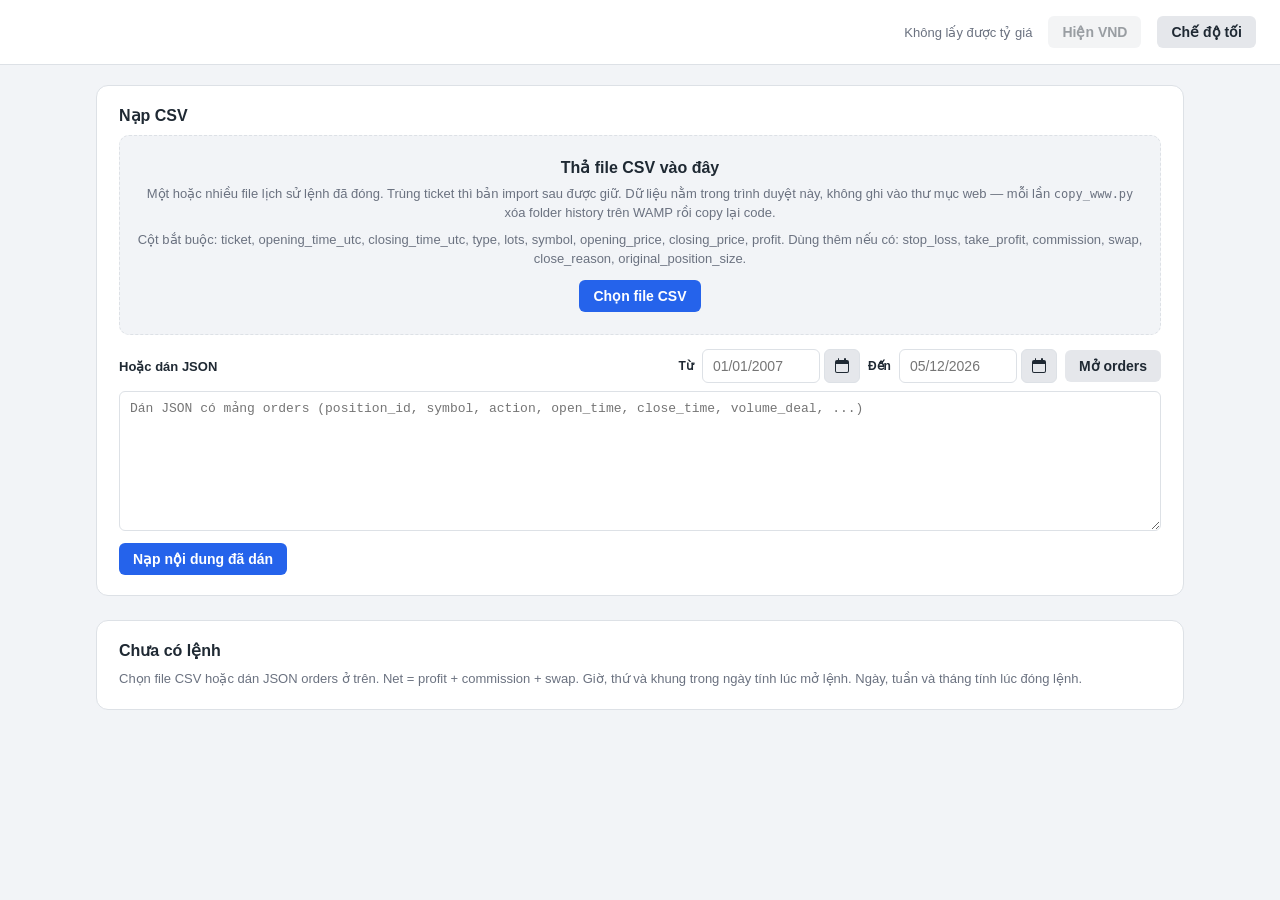
<file: history/index.html>
<!DOCTYPE html>
<html lang="vi">
<head>
<meta charset="UTF-8" />
<meta name="viewport" content="width=device-width, initial-scale=1.0, viewport-fit=cover" />
<meta http-equiv="Content-Security-Policy" content="default-src 'self'; script-src 'self'; style-src 'self'; img-src 'self'; connect-src 'self' https://api.frankfurter.dev; object-src 'none'; base-uri 'none'; form-action 'none'; frame-ancestors 'none'" />
<title>History</title>
<link rel="icon" href="favicon.ico" type="image/x-icon" />
<script src="theme.js"></script>
<script src="ver.php"></script>
<script src="assets.js"></script>
</head>
<body>
<header>
  <span id="fxRate" class="fx-rate">Đang lấy tỷ giá…</span>
  <button type="button" id="currencyToggle" class="btn btn-secondary theme-toggle" disabled>Hiện VND</button>
  <button type="button" id="themeToggle" class="btn btn-secondary theme-toggle">Chế độ tối</button>
</header>

<main>
  <section class="card" id="importCard">
    <h2>Nạp CSV</h2>
    <div id="dropzone" class="dropzone">
      <p class="drop-title">Thả file CSV vào đây</p>
      <p class="hint">Một hoặc nhiều file lịch sử lệnh đã đóng. Trùng ticket thì bản import sau được giữ. Dữ liệu nằm trong trình duyệt này, không ghi vào thư mục web — mỗi lần <code>copy_www.py</code> xóa folder history trên WAMP rồi copy lại code.</p>
      <p class="hint">Cột bắt buộc: ticket, opening_time_utc, closing_time_utc, type, lots, symbol, opening_price, closing_price, profit. Dùng thêm nếu có: stop_loss, take_profit, commission, swap, close_reason, original_position_size.</p>
      <button type="button" id="btnPick" class="btn btn-primary">Chọn file CSV</button>
      <input id="fileInput" type="file" accept=".csv,text/csv" multiple hidden />
    </div>
    <div class="paste-head">
      <label class="paste-label" for="csvPaste">Hoặc dán JSON</label>
      <div class="exness-link">
        <label for="linkFrom">Từ</label>
        <div class="date-wrap">
          <input id="linkFrom" class="date-text" type="text" inputmode="numeric" placeholder="01/01/2007" maxlength="10" autocomplete="off" spellcheck="false" />
          <span class="cal-hit">
            <button type="button" class="cal-btn" data-date-for="linkFrom" aria-label="Chọn ngày từ" title="Chọn lịch"><span class="cal-icon" aria-hidden="true"></span></button>
            <input type="date" class="date-cal-native" data-date-for="linkFrom" tabindex="-1" aria-hidden="true" />
          </span>
        </div>
        <label for="linkTo">Đến</label>
        <div class="date-wrap">
          <input id="linkTo" class="date-text" type="text" inputmode="numeric" placeholder="hôm nay" maxlength="10" autocomplete="off" spellcheck="false" />
          <span class="cal-hit">
            <button type="button" class="cal-btn" data-date-for="linkTo" aria-label="Chọn ngày đến" title="Chọn lịch"><span class="cal-icon" aria-hidden="true"></span></button>
            <input type="date" class="date-cal-native" data-date-for="linkTo" tabindex="-1" aria-hidden="true" />
          </span>
        </div>
        <button type="button" id="btnOrders" class="btn btn-secondary">Mở orders</button>
      </div>
    </div>
    <textarea id="csvPaste" placeholder="Dán JSON có mảng orders (position_id, symbol, action, open_time, close_time, volume_deal, ...)" spellcheck="false" autocomplete="off"></textarea>
    <button type="button" id="btnPaste" class="btn btn-primary">Nạp nội dung đã dán</button>
    <p id="importError" class="msg hidden"></p>
    <p id="persistError" class="msg hidden"></p>
    <div id="fileList"></div>
    <button type="button" id="btnClear" class="btn btn-ghost hidden">Xóa dữ liệu đã import</button>
  </section>

  <section class="card" id="emptyHint">
    <h2>Chưa có lệnh</h2>
    <p class="hint">Chọn file CSV hoặc dán JSON orders ở trên. Net = profit + commission + swap. Giờ, thứ và khung trong ngày tính lúc mở lệnh. Ngày, tuần và tháng tính lúc đóng lệnh.</p>
  </section>

  <section id="dashboard" class="hidden">
    <section class="card" id="filterCard">
      <h2>Bộ lọc</h2>
      <div class="filters">
        <div class="field wide">
          <label>Symbol</label>
          <div id="symbolFilters" class="checks"></div>
        </div>
        <div class="field">
          <label for="filterSide">Side</label>
          <select id="filterSide">
            <option value="">Tất cả</option>
            <option value="buy">Buy</option>
            <option value="sell">Sell</option>
          </select>
        </div>
        <div class="field">
          <label for="filterReason">Lý do đóng</label>
          <select id="filterReason"></select>
        </div>
        <div class="field">
          <label for="filterFile">File</label>
          <select id="filterFile"></select>
        </div>
        <div class="field">
          <label for="filterFrom">Đóng từ</label>
          <div class="date-wrap">
            <input type="text" id="filterFrom" class="date-text" data-date-key="from" inputmode="numeric" placeholder="dd/mm/yyyy" maxlength="10" autocomplete="off" spellcheck="false" />
            <span class="cal-hit">
              <button type="button" class="cal-btn" data-date-for="filterFrom" aria-label="Chọn ngày đóng từ" title="Chọn lịch"><span class="cal-icon" aria-hidden="true"></span></button>
              <input type="date" class="date-cal-native" data-date-for="filterFrom" tabindex="-1" aria-hidden="true" />
            </span>
          </div>
        </div>
        <div class="field">
          <label for="filterTo">Đóng đến</label>
          <div class="date-wrap">
            <input type="text" id="filterTo" class="date-text" data-date-key="to" inputmode="numeric" placeholder="dd/mm/yyyy" maxlength="10" autocomplete="off" spellcheck="false" />
            <span class="cal-hit">
              <button type="button" class="cal-btn" data-date-for="filterTo" aria-label="Chọn ngày đóng đến" title="Chọn lịch"><span class="cal-icon" aria-hidden="true"></span></button>
              <input type="date" class="date-cal-native" data-date-for="filterTo" tabindex="-1" aria-hidden="true" />
            </span>
          </div>
        </div>
        <div class="field">
          <label class="ghost-label">Lọc</label>
          <button type="button" id="btnResetFilters" class="btn btn-secondary">Xóa lọc</button>
        </div>
      </div>
      <p class="hint" id="filterMeta"></p>
    </section>

    <div id="stats"></div>

    <section class="card" id="tradeCard">
      <div class="row-head">
        <h2>Từng lệnh</h2>
        <input id="tradeSearch" type="search" placeholder="Tìm ticket, symbol, lý do" spellcheck="false" />
      </div>
      <div class="table-wrap" id="tradeTableWrap"></div>
      <div class="pager" id="pager">
        <button type="button" id="pagePrev" class="btn btn-secondary">Trước</button>
        <span id="pageInfo"></span>
        <button type="button" id="pageNext" class="btn btn-secondary">Sau</button>
      </div>
    </section>
  </section>
</main>

<script src="load.js"></script>
</body>
</html>
</file>
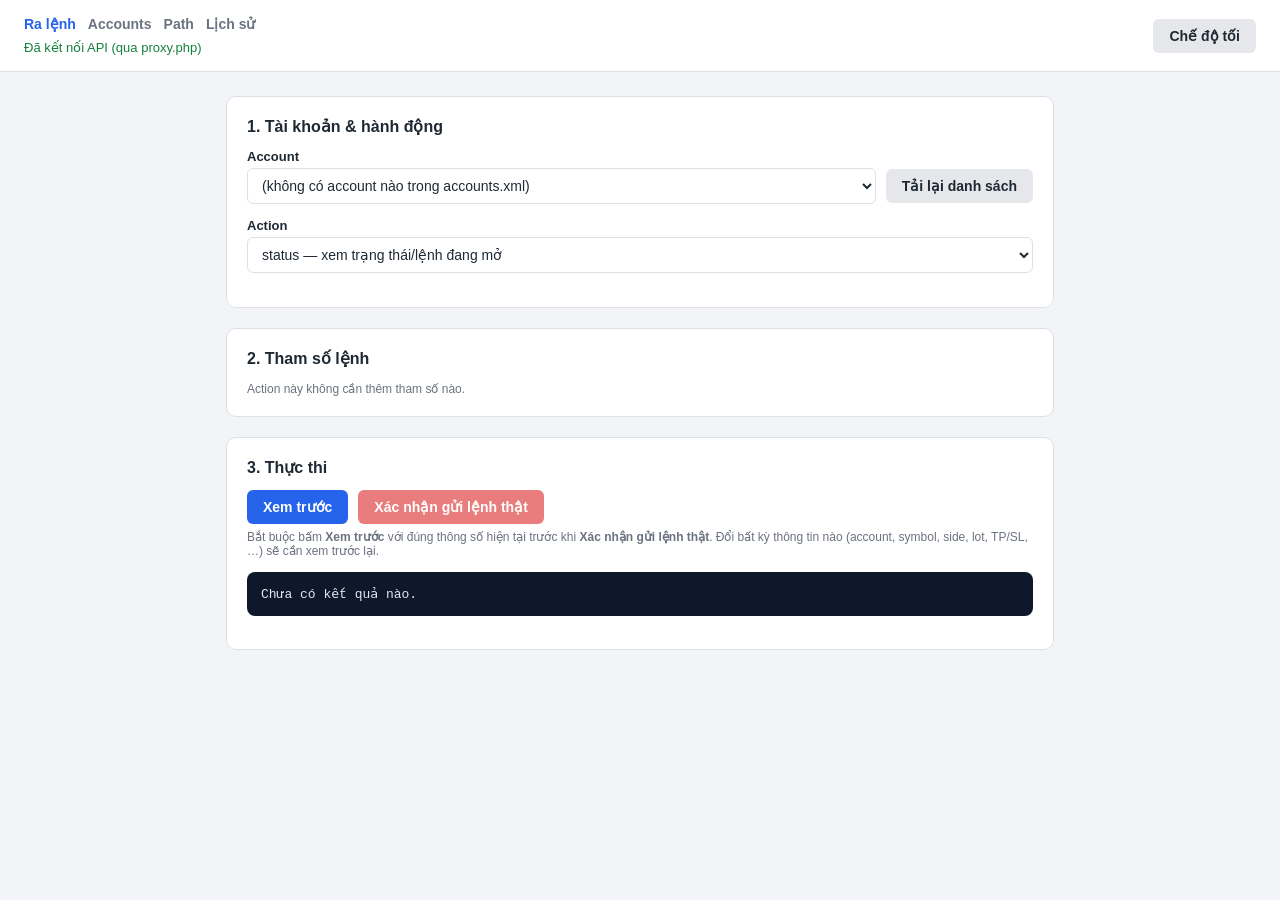
<file: mt5/index.html>
<!DOCTYPE html>
<html lang="vi">
<head>
<meta charset="UTF-8" />
<meta name="viewport" content="width=device-width, initial-scale=1.0, viewport-fit=cover" />
<title>MT5 Web Control</title>
<link rel="icon" href="favicon.ico" type="image/x-icon" />
<script src="ver.php"></script>
<script>
(function () {
  var v = window.MT5_ASSET_VER || "0";
  document.write('<link rel="stylesheet" href="style.css?v=' + v + '" />');
})();
</script>
</head>
<body>
<header>
  <div class="header-left">
    <nav class="nav">
      <a href="./" class="active">Ra lệnh</a>
      <a href="account/">Accounts</a>
      <a href="path/">Path</a>
      <a href="history/">Lịch sử</a>
    </nav>
    <p class="api-status" id="apiStatus">Đang kiểm tra kết nối API...</p>
  </div>
  <button type="button" id="themeToggle" class="btn btn-secondary theme-toggle">Chế độ tối</button>
</header>

<main>
  <section class="card">
    <h2>1. Tài khoản &amp; hành động</h2>
    <div id="openPositionWarn" class="open-position-warn hidden" role="alert">
      <p id="openPositionWarnL1"></p>
      <p id="openPositionWarnL2"></p>
    </div>

    <div class="field">
      <label for="account">Account</label>
      <div class="row">
        <select id="account"></select>
        <button type="button" id="btnReloadAccounts" class="btn btn-secondary">Tải lại danh sách</button>
      </div>
      <p class="hint" id="accountInfo"></p>
    </div>

    <div class="field">
      <label for="action">Action</label>
      <select id="action">
        <option value="status">status — xem trạng thái/lệnh đang mở</option>
        <option value="open">open — mở lệnh mới (thị trường)</option>
        <option value="open-2-side">open-2-side — mua và bán cùng lúc (SL/TP là khoảng cách)</option>
        <option value="pending">pending — đặt lệnh chờ tại giá</option>
        <option value="cancel-pending">cancel-pending — hủy toàn bộ lệnh chờ</option>
        <option value="close">close — đóng một phần theo lot</option>
        <option value="close-all">close-all — đóng toàn bộ lệnh</option>
        <option value="modify-all">modify-all — sửa TP/SL toàn bộ lệnh</option>
        <option value="modify-all-if">modify-all-if — chạm vùng thì sửa TP/SL</option>
        <option value="cancel-modify-if">cancel-modify-if — hủy job chờ sửa TP/SL</option>
      </select>
    </div>
  </section>

  <section class="card">
    <h2>2. Tham số lệnh</h2>
    <p class="hint" id="paramsEmptyHint">Action này không cần thêm tham số nào.</p>

    <div class="grid">
      <div class="field" data-actions="open,open-2-side,pending,close,modify-all-if">
        <label for="symbol">Symbol</label>
        <input type="text" id="symbol" value="XAUUSD" />
      </div>
      <div class="field" data-actions="open,pending,close">
        <label>Side</label>
        <div class="side-toggle" id="sideToggle">
          <button type="button" class="btn btn-buy active" data-side="buy">Buy</button>
          <button type="button" class="btn btn-sell" data-side="sell">Sell</button>
        </div>
        <input type="hidden" id="side" value="buy" />
      </div>
      <div class="field" data-actions="pending">
        <label for="pendingType">Pending type</label>
        <select id="pendingType">
          <option value="limit">limit — chờ giá về (Buy Limit / Sell Limit)</option>
          <option value="stop">stop — chờ giá phá (Buy Stop / Sell Stop)</option>
        </select>
      </div>
      <div class="field" data-actions="pending">
        <label for="price">Giá chờ</label>
        <input type="number" id="price" step="any" placeholder="giá kích hoạt lệnh chờ" />
      </div>
      <div class="field field-wide" data-actions="open,open-2-side,pending,close">
        <label for="lot">Lot</label>
        <input type="number" id="lot" step="0.01" min="0" placeholder="default_lot" />
      </div>
      <div class="field-pair field-wide" data-actions="modify-all-if">
        <div class="field">
          <label for="zoneLow">Vùng kích hoạt từ</label>
          <input type="number" id="zoneLow" step="any" placeholder="một mức cũng được" />
        </div>
        <div class="field">
          <label for="zoneHigh">đến</label>
          <input type="number" id="zoneHigh" step="any" placeholder="để trống = cùng mức từ" />
        </div>
      </div>
      <div class="field-pair field-wide" data-actions="open,open-2-side,pending,modify-all,modify-all-if">
        <div class="field">
          <label for="slPrice">SL price *</label>
          <input type="number" id="slPrice" step="any" placeholder="bắt buộc" required />
        </div>
        <div class="field">
          <label for="tpPrice">TP price</label>
          <input type="number" id="tpPrice" step="any" placeholder="để trống nếu không đặt" />
        </div>
      </div>
      <p class="hint field-wide hidden" id="priceFillHint" data-actions="open,open-2-side,pending,cancel-pending,close,close-all,modify-all,modify-all-if,cancel-modify-if"></p>
      <div class="field field-wide" data-actions="open,open-2-side,pending">
        <label for="comment">Comment</label>
        <input type="text" id="comment" value="Python trader test" />
      </div>
      <div class="field field-wide" data-actions="open,open-2-side,pending,cancel-pending,close,close-all,modify-all,modify-all-if,cancel-modify-if">
        <label for="copy">Copy sang account (phân tách bằng dấu phẩy)</label>
        <input type="text" id="copy" placeholder="để trống = dùng auto-copy cấu hình sẵn trong accounts.xml" />
      </div>
    </div>
  </section>

  <section class="card">
    <h2>3. Thực thi</h2>
    <div class="row">
      <button type="button" id="btnPreview" class="btn btn-primary">Xem trước</button>
      <button type="button" id="btnConfirm" class="btn btn-danger" disabled>Xác nhận gửi lệnh thật</button>
    </div>
    <p class="hint">Bắt buộc bấm <strong>Xem trước</strong> với đúng thông số hiện tại trước khi <strong>Xác nhận gửi lệnh thật</strong>. Đổi bất kỳ thông tin nào (account, symbol, side, lot, TP/SL, …) sẽ cần xem trước lại.</p>
    <pre id="output" class="output">Chưa có kết quả nào.</pre>
  </section>
</main>

<div id="confirmModal" class="modal-overlay hidden">
  <div class="modal-box">
    <h3>Cảnh báo</h3>
    <p id="modalMessage">Bạn chắc chắn muốn thực thi hành động này không?</p>
    <div class="modal-actions">
      <button type="button" id="modalCancel" class="btn btn-secondary">Hủy</button>
      <button type="button" id="modalOk" class="btn btn-danger">Xác nhận</button>
    </div>
  </div>
</div>

<script>window.MT5_PROXY = "proxy.php";</script>
<script>
(function () {
  var v = window.MT5_ASSET_VER || "0";
  document.write('<script src="common.js?v=' + v + '"><\/script>');
  document.write('<script src="app.js?v=' + v + '"><\/script>');
})();
</script>
</body>
</html>
</file>
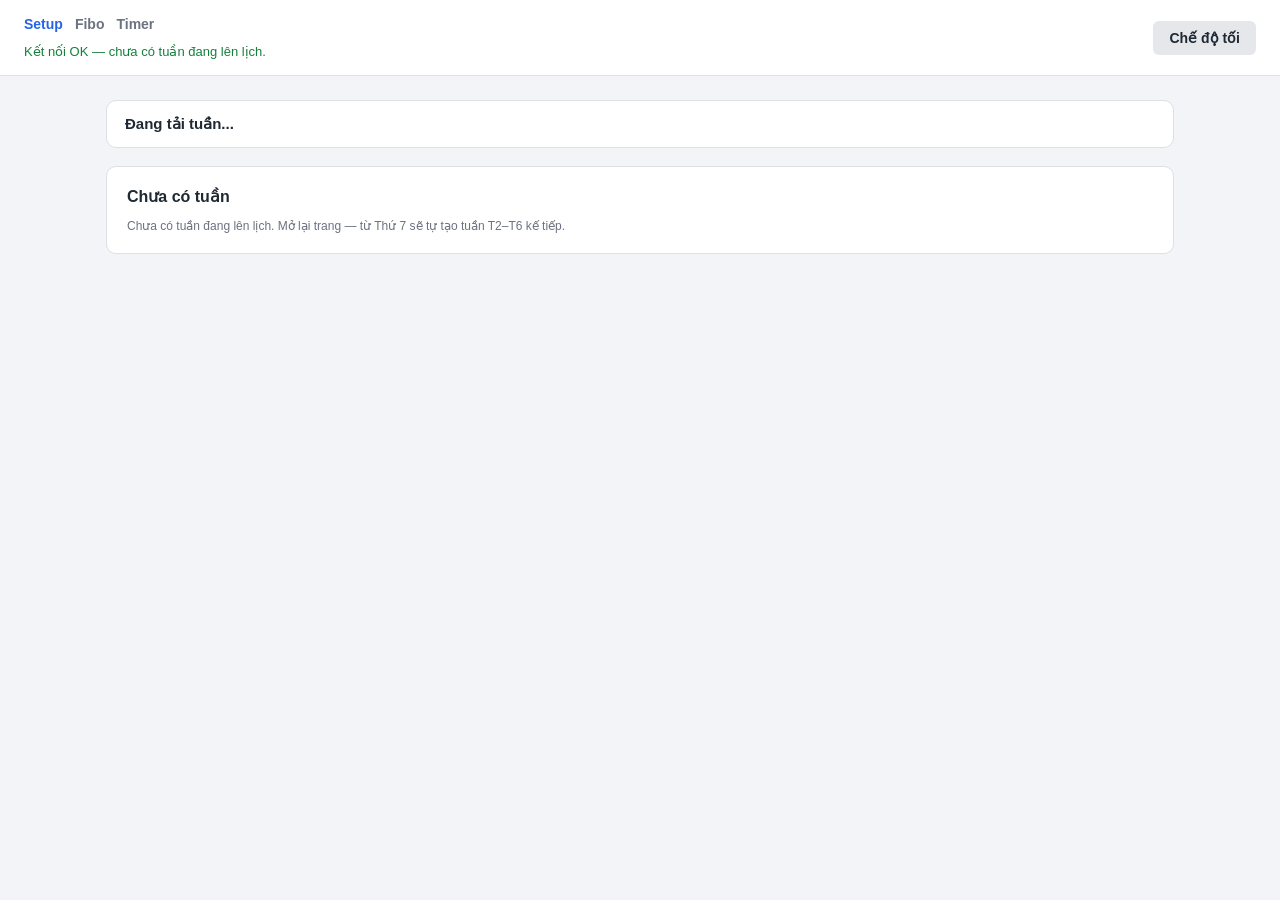
<file: setup/index.html>
<!DOCTYPE html>
<html lang="vi">
<head>
<meta charset="UTF-8" />
<meta name="viewport" content="width=device-width, initial-scale=1.0, viewport-fit=cover" />
<title>Setup</title>
<link rel="icon" href="favicon.ico" type="image/x-icon" />
<script src="ver.php"></script>
<script>
(function () {
  var v = window.SETUP_ASSET_VER || "0";
  document.write('<link rel="stylesheet" href="style.css?v=' + v + '" />');
})();
</script>
</head>
<body>
<header>
  <div class="header-left">
    <nav class="nav">
      <a href="./" class="active">Setup</a>
      <a href="fibo/">Fibo</a>
      <a href="timer/">Timer</a>
    </nav>
    <p class="api-status" id="apiStatus">Đang kiểm tra kết nối API...</p>
  </div>
  <button type="button" id="themeToggle" class="btn btn-secondary theme-toggle">Chế độ tối</button>
</header>

<main>
  <div class="week-banner" id="weekBanner">Đang tải tuần...</div>

  <section class="card hidden" id="weekendCard">
    <h2>Chưa có tuần</h2>
    <p class="hint">Chưa có tuần đang lên lịch. Mở lại trang — từ Thứ 7 sẽ tự tạo tuần T2–T6 kế tiếp.</p>
  </section>

  <section class="card hidden" id="mainCard">
    <div class="notice notice-warn hidden" id="scoringNotice">
      Chưa tới Thứ 2 — chưa <strong>chấm điểm setup</strong>. Previous Week, xu hướng D1/H4 và lịch tin vẫn nhập được.
    </div>
    <div class="notice notice-warn hidden" id="mondayNotice">
      Chưa hết Thứ 2 — chưa nhập <strong>Monday High / Low</strong>. Setup vẫn chấm điểm được từ hôm nay.
    </div>
    <div class="notice notice-muted hidden" id="closedNotice">
      Tuần này đã đóng (đã qua Thứ 6) — chỉ xem lại. Tuần mới mở từ Thứ 7 để nhập lịch tuần sau.
    </div>

    <div class="two-col">
      <section class="card">
        <h2>① Quan sát đầu tuần</h2>
        <div class="grid">
          <div class="field">
            <label for="mondayHigh">Monday High (sau hết T2)</label>
            <input type="number" id="mondayHigh" step="any" placeholder="Sau khi hết Thứ 2" />
          </div>
          <div class="field">
            <label for="mondayLow">Monday Low (sau hết T2)</label>
            <input type="number" id="mondayLow" step="any" placeholder="Sau khi hết Thứ 2" />
          </div>
          <div class="field">
            <label for="prevHigh">Previous Week High</label>
            <input type="number" id="prevHigh" step="any" />
          </div>
          <div class="field">
            <label for="prevLow">Previous Week Low</label>
            <input type="number" id="prevLow" step="any" />
          </div>
        </div>

        <h2>② Xu hướng D1 / H4</h2>
        <div class="grid">
          <div class="field">
            <label for="trendD1">Xu hướng D1</label>
            <select id="trendD1">
              <option value="">-- chưa chọn --</option>
              <option value="uptrend">Uptrend → ưu tiên BUY</option>
              <option value="downtrend">Downtrend → ưu tiên SELL</option>
              <option value="sideway">Sideway → trade biên / đứng ngoài</option>
            </select>
          </div>
          <div class="field">
            <label for="trendH4">Xu hướng H4</label>
            <select id="trendH4">
              <option value="">-- chưa chọn --</option>
              <option value="uptrend">Uptrend</option>
              <option value="downtrend">Downtrend</option>
              <option value="sideway">Sideway</option>
            </select>
          </div>
        </div>

        <div class="field">
          <label for="newsNotes">⑧ Lịch tin trong tuần</label>
          <input type="text" id="newsNotes" placeholder="VD: NFP Thứ 6 20:30" />
        </div>

        <button type="button" id="btnSaveWeek" class="btn btn-primary">Lưu quan sát tuần</button>
        <p class="hint" id="weekSaveHint"></p>
      </section>

      <section class="card">
        <h2 id="setupFormTitle">Chấm điểm setup trước khi vào lệnh</h2>

        <div class="grid">
          <div class="field">
            <label for="account">Account (lấy giá)</label>
            <select id="account"></select>
          </div>
          <div class="field">
            <label for="symbol">Symbol</label>
            <input type="text" id="symbol" value="XAUUSD" />
          </div>
          <div class="field">
            <label for="side">Side</label>
            <select id="side">
              <option value="buy">BUY</option>
              <option value="sell">SELL</option>
            </select>
          </div>
        </div>

        <div class="field checkbox-field hidden" id="tradeRangeField">
          <label><input type="checkbox" id="tradeRange" /> Xu hướng sideway — chấp nhận trade biên</label>
        </div>

        <div class="subheading">③–④ Vùng giá quan trọng</div>
        <div class="field checkbox-field">
          <label><input type="checkbox" id="zoneConfirmed" /> ③ Đã xác định vùng giá quan trọng (S/R D1-H4, đỉnh/đáy tuần trước, đỉnh/đáy Thứ 2)</label>
        </div>
        <div class="field checkbox-field">
          <label><input type="checkbox" id="noChase" /> ④ Giá đã về đúng vùng — không đuổi giá, không vào giữa sideway</label>
        </div>

        <div class="subheading">⑤–⑥ Phản ứng &amp; xác nhận</div>
        <div class="field">
          <label>⑤ Phản ứng tại vùng giá — chọn tối thiểu 1 (tự quan sát chart và tick tay)</label>

          <div class="reaction-list">
            <label class="reaction-item">
              <input type="checkbox" class="reaction" value="pinbar" />
              <span class="reaction-text">
                <strong>1. Pinbar / Hammer H1 (Rejection 1 nến)</strong>
                <small>Râu nến dưới dài tối thiểu gấp 2 lần thân, đóng cửa ở 1/3 trên cùng của nến tại hỗ trợ.</small>
              </span>
            </label>

            <label class="reaction-item">
              <input type="checkbox" class="reaction" value="engulfing" />
              <span class="reaction-text">
                <strong>2. Bullish Engulfing / Morning Star H1 (Rejection 2-3 nến)</strong>
                <small>Nến tăng H1 xuất hiện ngay tại cản với thân phủ kín nến giảm trước đó hoặc tạo bộ nến Morning Star.</small>
              </span>
            </label>

            <label class="reaction-item">
              <input type="checkbox" class="reaction" value="false_breakout" />
              <span class="reaction-text">
                <strong>3. Liquidity Sweep / False Break H1 (Quét cản)</strong>
                <small>H1 chọc thủng đáy hỗ trợ cũ quét SL rồi lập tức đóng cửa ngược vào trong cản.</small>
              </span>
            </label>
          </div>
        </div>
        <div class="field checkbox-field">
          <label><input type="checkbox" id="structureBreak" /> ⑥ Đã break cấu trúc M15/H1</label>
        </div>
        <p class="hint" id="structurePatternHint"></p>

        <div class="subheading">⑦ Kiểm tra RR</div>
        <div class="field-pair">
          <div class="field">
            <label for="entry">Entry</label>
            <div class="row entry-row">
              <input type="number" id="entry" step="any" />
              <button type="button" id="btnFetchEntry" class="btn btn-secondary">Lấy giá</button>
            </div>
            <p class="hint" id="entryHint"></p>
          </div>
          <div class="field">
            <label for="sl">SL</label>
            <input type="number" id="sl" step="any" />
          </div>
        </div>
        <div class="field">
          <label for="tp">TP</label>
          <input type="number" id="tp" step="any" />
        </div>
        <p class="hint" id="rrHint">RR: --</p>

        <div class="subheading">⑧ Tin tức &amp; ⑩ Vào lệnh</div>
        <div class="field checkbox-field">
          <label><input type="checkbox" id="newsOk" /> ⑧ Không có tin Tier-1 sắp ra / không giữ lệnh vào thời điểm tin mạnh</label>
        </div>
        <div class="field checkbox-field">
          <label><input type="checkbox" id="commitClose" /> ⑩ Sẽ đặt đủ SL/TP, đóng lệnh trước cuối tuần nếu cần</label>
        </div>

        <div class="row">
          <button type="button" id="btnCheck" class="btn btn-primary">Chấm điểm &amp; lưu setup</button>
          <button type="button" id="btnReset" class="btn btn-secondary">Làm mới form</button>
        </div>

        <div class="result-box hidden" id="resultBox">
          <p class="result-title" id="resultTitle"></p>
          <ul class="result-fails" id="resultFails"></ul>
        </div>
      </section>
    </div>

    <section class="card">
      <h2>Setup tuần này</h2>
      <div class="table-wrap">
        <table class="data-table">
          <thead>
            <tr>
              <th>Giờ</th>
              <th>Symbol</th>
              <th>Side</th>
              <th>RR</th>
              <th>Kết quả</th>
              <th></th>
            </tr>
          </thead>
          <tbody id="setupTableBody">
            <tr class="empty-row"><td colspan="6">Chưa có setup nào trong tuần này</td></tr>
          </tbody>
        </table>
      </div>
    </section>
  </section>
</main>

<script>window.MT5_PROXY = "proxy.php";</script>
<script>
(function () {
  var v = window.SETUP_ASSET_VER || "0";
  document.write('<script src="common.js?v=' + v + '"><\/script>');
  document.write('<script src="app.js?v=' + v + '"><\/script>');
})();
</script>
</body>
</html>
</file>
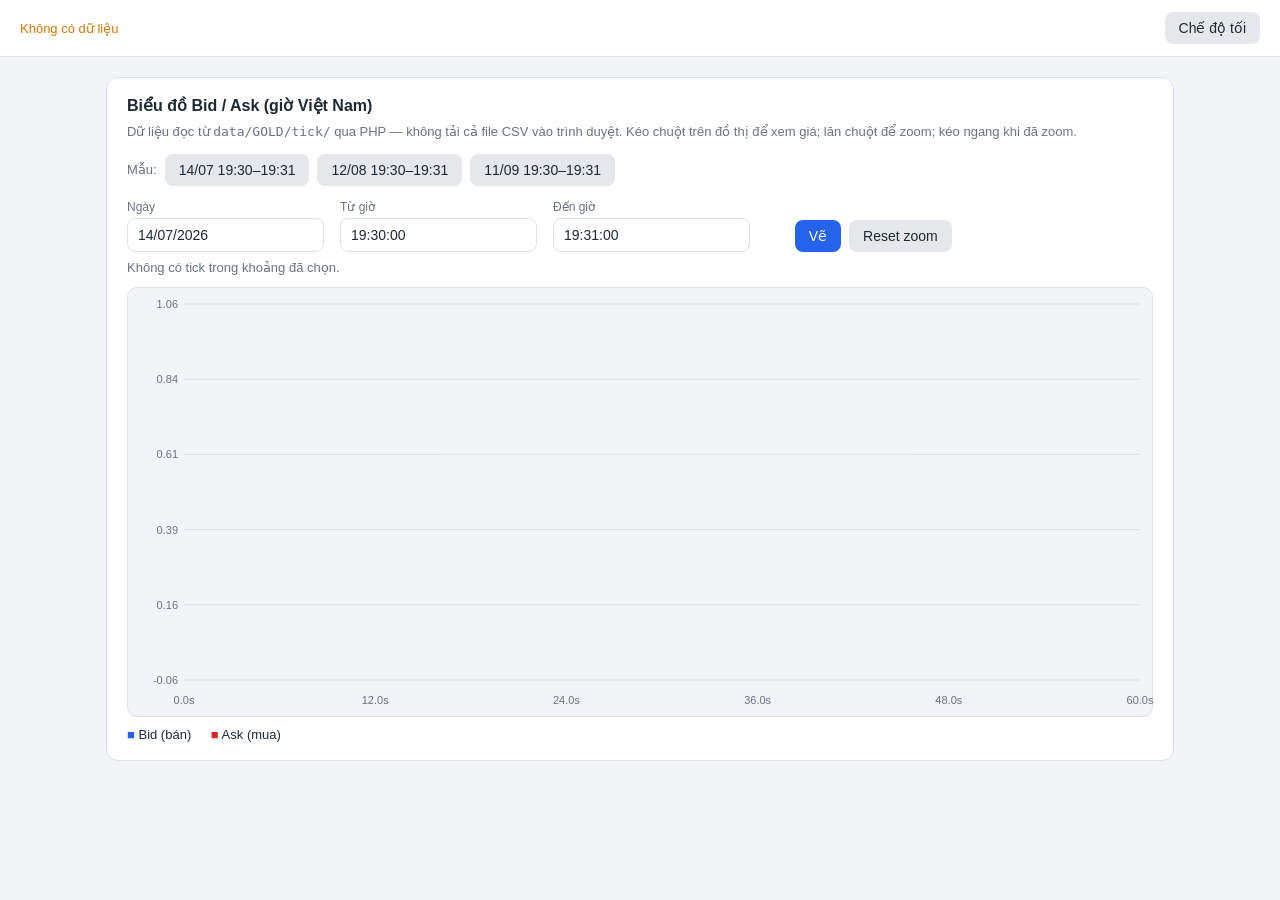
<file: tick/index.html>
<!DOCTYPE html>
<html lang="vi">
<head>
<meta charset="UTF-8" />
<meta name="viewport" content="width=device-width, initial-scale=1.0, viewport-fit=cover" />
<meta http-equiv="Content-Security-Policy" content="default-src 'self'; script-src 'self'; style-src 'self'; img-src 'self'; connect-src 'self'; object-src 'none'; base-uri 'none'; form-action 'none'; frame-ancestors 'none'" />
<title>Tick XAUUSDm</title>
<link rel="icon" href="favicon.ico" type="image/x-icon" />
<script src="theme.js"></script>
<script src="ver.php"></script>
<script src="assets.js"></script>
</head>
<body>
<header>
  <p class="status" id="status">Đang tải…</p>
  <button type="button" id="themeToggle" class="btn btn-secondary">Chế độ tối</button>
</header>

<main>
  <section class="card">
    <h2>Biểu đồ Bid / Ask (giờ Việt Nam)</h2>
    <p class="hint">Dữ liệu đọc từ <code>data/GOLD/tick/</code> qua PHP — không tải cả file CSV vào trình duyệt. Kéo chuột trên đồ thị để xem giá; lăn chuột để zoom; kéo ngang khi đã zoom.</p>
    <div class="presets">
      <span class="preset-label">Mẫu:</span>
      <button type="button" class="btn btn-secondary preset" data-date="14/07/2026" data-from="19:30:00" data-to="19:31:00">14/07 19:30–19:31</button>
      <button type="button" class="btn btn-secondary preset" data-date="12/08/2026" data-from="19:30:00" data-to="19:31:00">12/08 19:30–19:31</button>
      <button type="button" class="btn btn-secondary preset" data-date="11/09/2026" data-from="19:30:00" data-to="19:31:00">11/09 19:30–19:31</button>
    </div>
    <div class="filters">
      <div class="field">
        <label for="filterDate">Ngày</label>
        <input type="text" id="filterDate" inputmode="numeric" placeholder="dd/mm/yyyy" maxlength="10" autocomplete="off" spellcheck="false" value="14/07/2026" />
      </div>
      <div class="field">
        <label for="filterFrom">Từ giờ</label>
        <input type="text" id="filterFrom" placeholder="19:30:00" maxlength="8" value="19:30:00" autocomplete="off" />
      </div>
      <div class="field">
        <label for="filterTo">Đến giờ</label>
        <input type="text" id="filterTo" placeholder="19:31:00" maxlength="8" value="19:31:00" autocomplete="off" />
      </div>
      <div class="field actions">
        <label class="ghost-label">Tìm</label>
        <button type="button" id="btnLoad" class="btn btn-primary">Vẽ</button>
        <button type="button" id="btnResetZoom" class="btn btn-secondary">Reset zoom</button>
      </div>
    </div>
    <p id="meta" class="meta"></p>
    <p id="loadError" class="msg error hidden"></p>
    <div class="chart-wrap">
      <canvas id="chart" aria-label="Đồ thị Bid Ask"></canvas>
      <div id="chartTip" class="chart-tip hidden"></div>
    </div>
    <p class="legend"><span class="leg bid">Bid (bán)</span> <span class="leg ask">Ask (mua)</span></p>
  </section>

  <section class="card hidden" id="tableCard">
    <h2>Mẫu tick (tối đa 200 dòng)</h2>
    <div class="table-wrap" id="tableWrap"></div>
  </section>
</main>

<script src="load.js"></script>
</body>
</html>
</file>
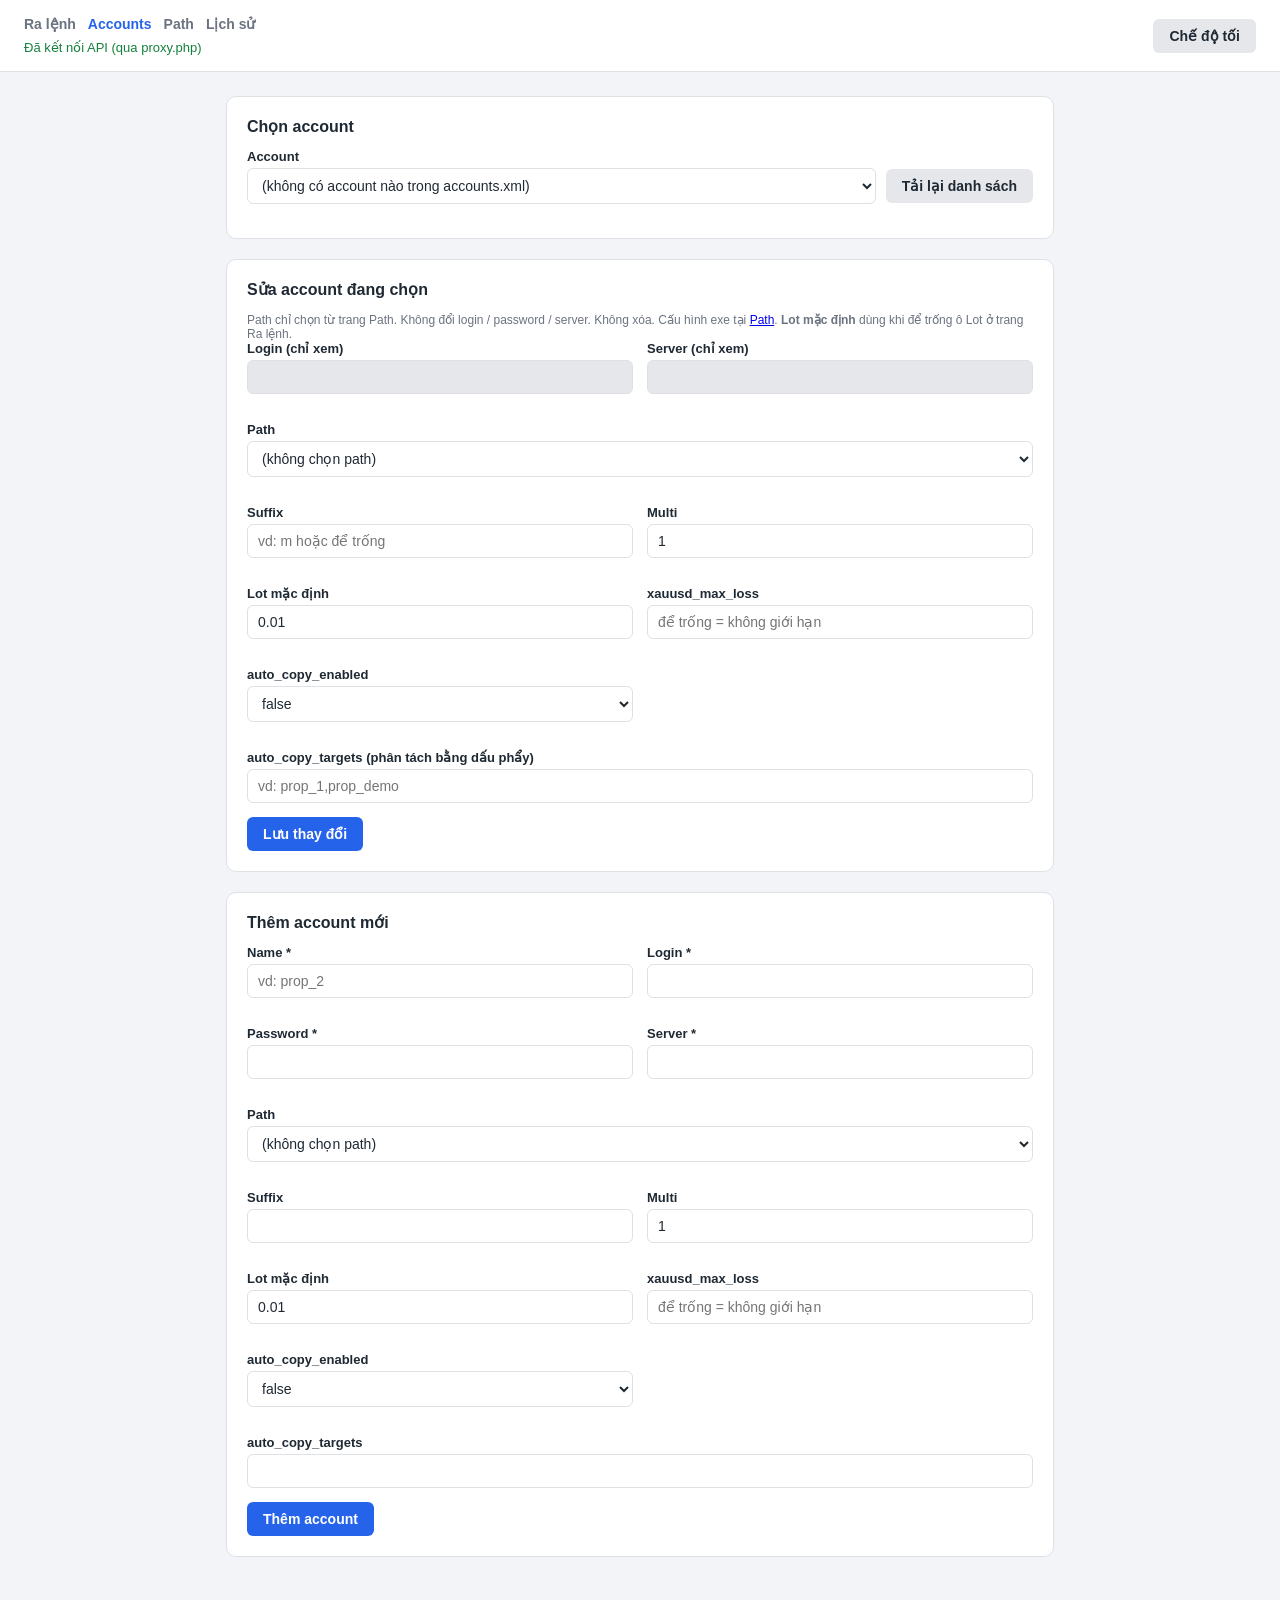
<file: mt5/account/index.html>
<!DOCTYPE html>
<html lang="vi">
<head>
<meta charset="UTF-8" />
<meta name="viewport" content="width=device-width, initial-scale=1.0, viewport-fit=cover" />
<title>MT5 — Quản lý account</title>
<link rel="icon" href="../favicon.ico" type="image/x-icon" />
<script src="../ver.php"></script>
<script>
(function () {
  var v = window.MT5_ASSET_VER || "0";
  document.write('<link rel="stylesheet" href="../style.css?v=' + v + '" />');
})();
</script>
</head>
<body>
<header>
  <div class="header-left">
    <nav class="nav">
      <a href="../">Ra lệnh</a>
      <a href="./" class="active">Accounts</a>
      <a href="../path/">Path</a>
      <a href="../history/">Lịch sử</a>
    </nav>
    <p class="api-status" id="apiStatus">Đang kiểm tra kết nối API...</p>
  </div>
  <button type="button" id="themeToggle" class="btn btn-secondary theme-toggle">Chế độ tối</button>
</header>

<main>
  <section class="card">
    <h2>Chọn account</h2>
    <div class="field">
      <label for="account">Account</label>
      <div class="row">
        <select id="account"></select>
        <button type="button" id="btnReloadAccounts" class="btn btn-secondary">Tải lại danh sách</button>
      </div>
      <p class="hint" id="accountInfo"></p>
    </div>
  </section>

  <section class="card">
    <h2>Sửa account đang chọn</h2>
    <p class="hint">Path chỉ chọn từ trang Path. Không đổi login / password / server. Không xóa. Cấu hình exe tại <a href="../path/">Path</a>. <strong>Lot mặc định</strong> dùng khi để trống ô Lot ở trang Ra lệnh.</p>
    <div class="grid">
      <div class="field">
        <label for="editLogin">Login (chỉ xem)</label>
        <input type="text" id="editLogin" readonly class="readonly" />
      </div>
      <div class="field">
        <label for="editServer">Server (chỉ xem)</label>
        <input type="text" id="editServer" readonly class="readonly" />
      </div>
      <div class="field field-wide">
        <label for="editPath">Path</label>
        <select id="editPath"></select>
      </div>
      <div class="field">
        <label for="editSuffix">Suffix</label>
        <input type="text" id="editSuffix" placeholder="vd: m hoặc để trống" />
      </div>
      <div class="field">
        <label for="editMulti">Multi</label>
        <input type="number" id="editMulti" step="any" min="0" value="1" />
      </div>
      <div class="field">
        <label for="editDefaultLot">Lot mặc định</label>
        <input type="number" id="editDefaultLot" step="0.01" min="0.01" placeholder="0.01" />
      </div>
      <div class="field">
        <label for="editMaxLoss">xauusd_max_loss</label>
        <input type="number" id="editMaxLoss" step="any" min="0" placeholder="để trống = không giới hạn" />
      </div>
      <div class="field">
        <label for="editAutoCopyEnabled">auto_copy_enabled</label>
        <select id="editAutoCopyEnabled">
          <option value="false">false</option>
          <option value="true">true</option>
        </select>
      </div>
      <div class="field field-wide">
        <label for="editAutoCopyTargets">auto_copy_targets (phân tách bằng dấu phẩy)</label>
        <input type="text" id="editAutoCopyTargets" placeholder="vd: prop_1,prop_demo" />
      </div>
    </div>
    <div class="row">
      <button type="button" id="btnSaveAccount" class="btn btn-primary">Lưu thay đổi</button>
      <span class="hint" id="editAccountStatus"></span>
    </div>
  </section>

  <section class="card">
    <h2>Thêm account mới</h2>
    <div class="grid">
      <div class="field">
        <label for="newName">Name *</label>
        <input type="text" id="newName" placeholder="vd: prop_2" />
      </div>
      <div class="field">
        <label for="newLogin">Login *</label>
        <input type="number" id="newLogin" />
      </div>
      <div class="field">
        <label for="newPassword">Password *</label>
        <input type="password" id="newPassword" autocomplete="new-password" />
      </div>
      <div class="field">
        <label for="newServer">Server *</label>
        <input type="text" id="newServer" />
      </div>
      <div class="field field-wide">
        <label for="newPath">Path</label>
        <select id="newPath"></select>
      </div>
      <div class="field">
        <label for="newSuffix">Suffix</label>
        <input type="text" id="newSuffix" />
      </div>
      <div class="field">
        <label for="newMulti">Multi</label>
        <input type="number" id="newMulti" step="any" min="0" value="1" />
      </div>
      <div class="field">
        <label for="newDefaultLot">Lot mặc định</label>
        <input type="number" id="newDefaultLot" step="0.01" min="0.01" value="0.01" />
      </div>
      <div class="field">
        <label for="newMaxLoss">xauusd_max_loss</label>
        <input type="number" id="newMaxLoss" step="any" min="0" placeholder="để trống = không giới hạn" />
      </div>
      <div class="field">
        <label for="newAutoCopyEnabled">auto_copy_enabled</label>
        <select id="newAutoCopyEnabled">
          <option value="false">false</option>
          <option value="true">true</option>
        </select>
      </div>
      <div class="field field-wide">
        <label for="newAutoCopyTargets">auto_copy_targets</label>
        <input type="text" id="newAutoCopyTargets" />
      </div>
    </div>
    <div class="row">
      <button type="button" id="btnAddAccount" class="btn btn-primary">Thêm account</button>
      <span class="hint" id="addAccountStatus"></span>
    </div>
  </section>
</main>

<script>window.MT5_PROXY = "../proxy.php";</script>
<script>
(function () {
  var v = window.MT5_ASSET_VER || "0";
  document.write('<script src="../common.js?v=' + v + '"><\/script>');
  document.write('<script src="account.js?v=' + v + '"><\/script>');
})();
</script>
</body>
</html>
</file>
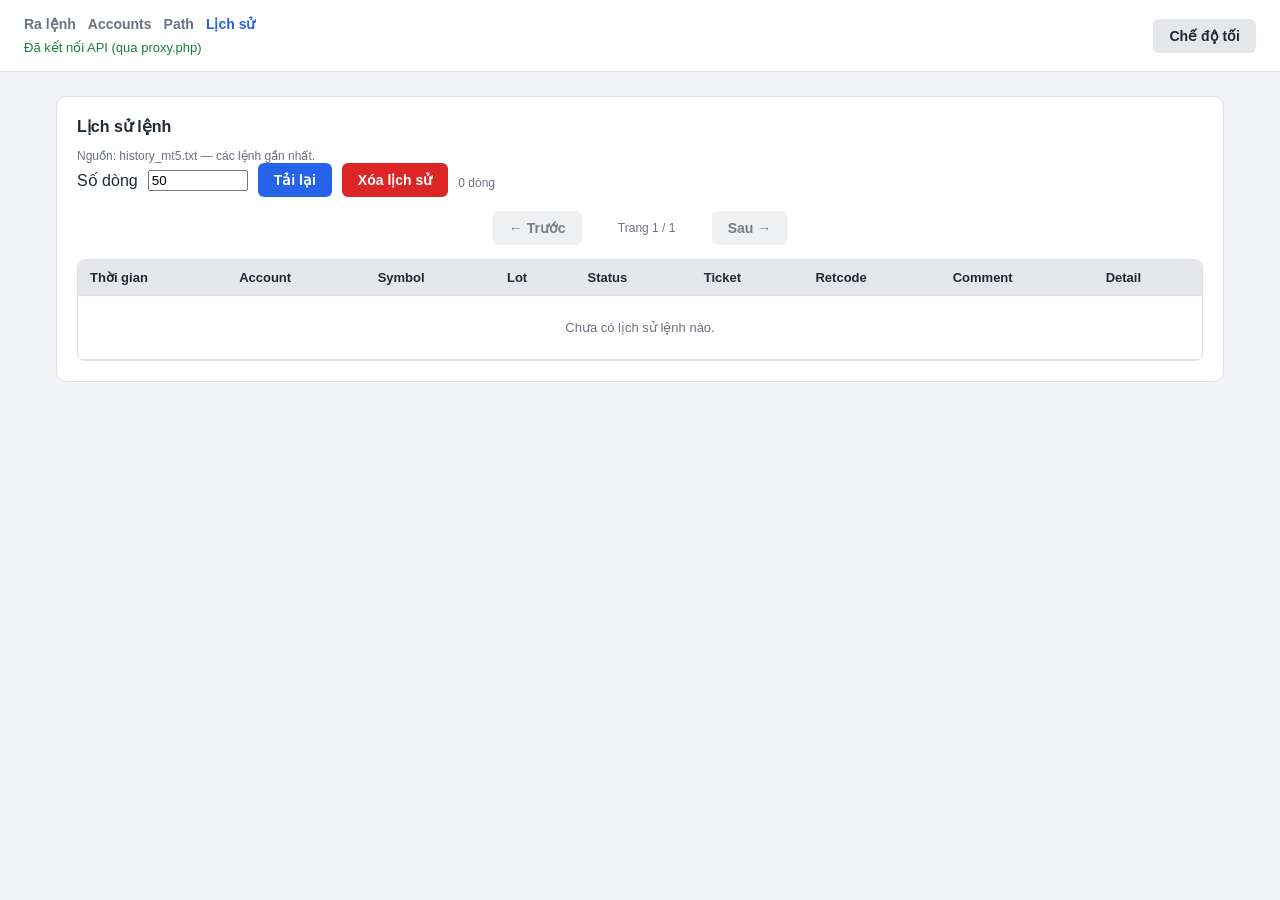
<file: mt5/history/index.html>
<!DOCTYPE html>
<html lang="vi">
<head>
<meta charset="UTF-8" />
<meta name="viewport" content="width=device-width, initial-scale=1.0, viewport-fit=cover" />
<title>MT5 — Lịch sử lệnh</title>
<link rel="icon" href="../favicon.ico" type="image/x-icon" />
<script src="../ver.php"></script>
<script>
(function () {
  var v = window.MT5_ASSET_VER || "0";
  document.write('<link rel="stylesheet" href="../style.css?v=' + v + '" />');
})();
</script>
</head>
<body>
<header>
  <div class="header-left">
    <nav class="nav">
      <a href="../">Ra lệnh</a>
      <a href="../account/">Accounts</a>
      <a href="../path/">Path</a>
      <a href="./" class="active">Lịch sử</a>
    </nav>
    <p class="api-status" id="apiStatus">Đang kiểm tra kết nối API...</p>
  </div>
  <button type="button" id="themeToggle" class="btn btn-secondary theme-toggle">Chế độ tối</button>
</header>

<main class="main-wide">
  <section class="card">
    <h2>Lịch sử lệnh</h2>
    <p class="hint">Nguồn: history_mt5.txt — các lệnh gần nhất.</p>
    <div class="row history-toolbar">
      <label for="historyLimit">Số dòng</label>
      <input type="number" id="historyLimit" value="50" min="1" max="500" step="1" style="width: 100px" />
      <button type="button" id="btnHistory" class="btn btn-primary">Tải lại</button>
      <button type="button" id="btnClearHistory" class="btn btn-danger">Xóa lịch sử</button>
      <span class="hint" id="historyCount"></span>
    </div>

    <div class="row history-pagination" id="historyPagination">
      <button type="button" id="btnHistoryPrev" class="btn btn-secondary" disabled>← Trước</button>
      <span class="hint history-page-info" id="historyPageInfo">Trang 1 / 1</span>
      <button type="button" id="btnHistoryNext" class="btn btn-secondary" disabled>Sau →</button>
    </div>

    <div class="table-wrap">
      <table class="data-table" id="historyTable">
        <thead>
          <tr>
            <th>Thời gian</th>
            <th>Account</th>
            <th>Symbol</th>
            <th>Lot</th>
            <th>Status</th>
            <th>Ticket</th>
            <th>Retcode</th>
            <th>Comment</th>
            <th>Detail</th>
          </tr>
        </thead>
        <tbody id="historyBody">
          <tr class="empty-row">
            <td colspan="9">Chưa tải lịch sử.</td>
          </tr>
        </tbody>
      </table>
    </div>
  </section>
</main>

<script>window.MT5_PROXY = "../proxy.php";</script>
<script>
(function () {
  var v = window.MT5_ASSET_VER || "0";
  document.write('<script src="../common.js?v=' + v + '"><\/script>');
  document.write('<script src="history.js?v=' + v + '"><\/script>');
})();
</script>
</body>
</html>
</file>
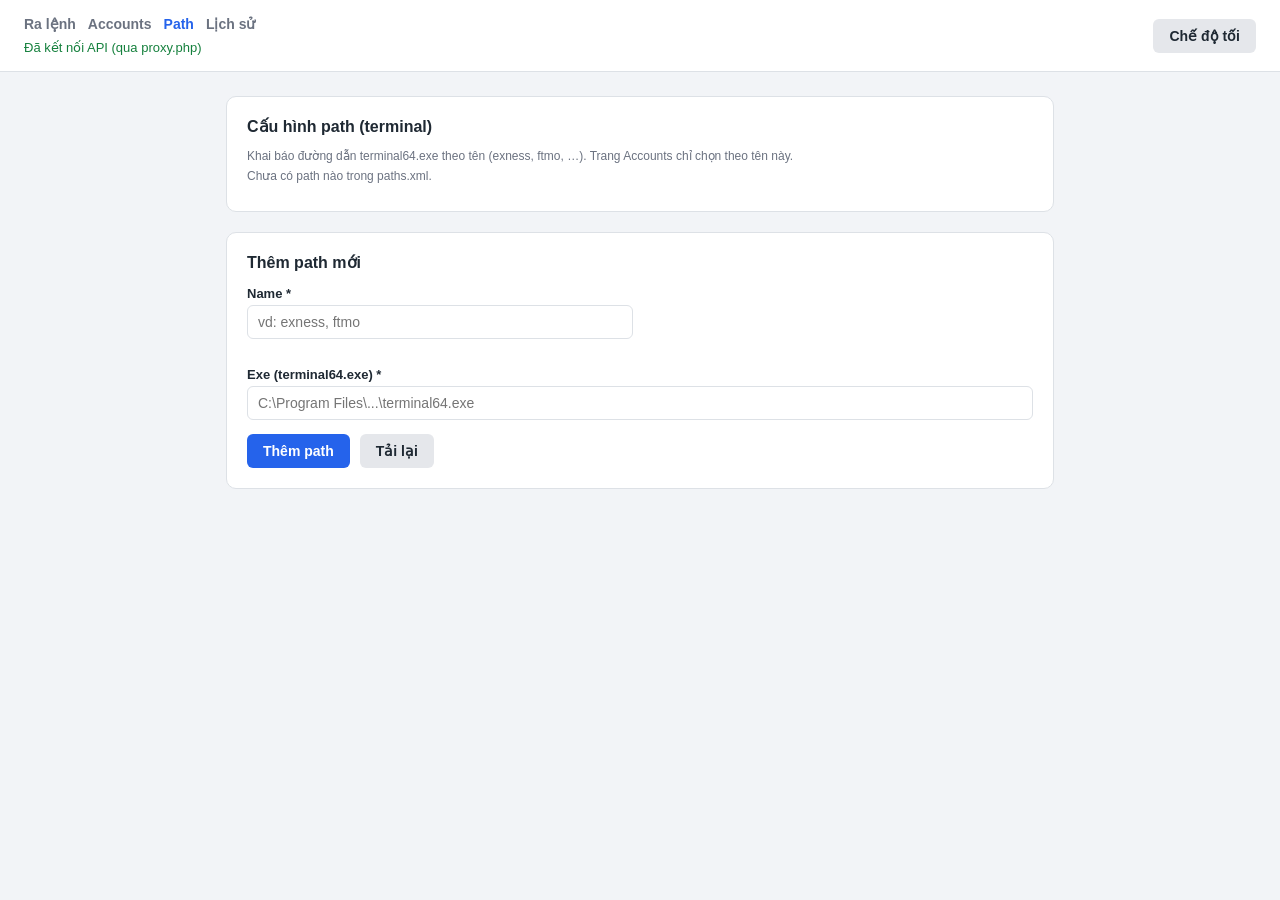
<file: mt5/path/index.html>
<!DOCTYPE html>
<html lang="vi">
<head>
<meta charset="UTF-8" />
<meta name="viewport" content="width=device-width, initial-scale=1.0, viewport-fit=cover" />
<title>MT5 — Path terminal</title>
<link rel="icon" href="../favicon.ico" type="image/x-icon" />
<script src="../ver.php"></script>
<script>
(function () {
  var v = window.MT5_ASSET_VER || "0";
  document.write('<link rel="stylesheet" href="../style.css?v=' + v + '" />');
})();
</script>
</head>
<body>
<header>
  <div class="header-left">
    <nav class="nav">
      <a href="../">Ra lệnh</a>
      <a href="../account/">Accounts</a>
      <a href="./" class="active">Path</a>
      <a href="../history/">Lịch sử</a>
    </nav>
    <p class="api-status" id="apiStatus">Đang kiểm tra kết nối API...</p>
  </div>
  <button type="button" id="themeToggle" class="btn btn-secondary theme-toggle">Chế độ tối</button>
</header>

<main>
  <section class="card">
    <h2>Cấu hình path (terminal)</h2>
    <p class="hint">Khai báo đường dẫn terminal64.exe theo tên (exness, ftmo, …). Trang Accounts chỉ chọn theo tên này.</p>
    <div id="pathsList" class="paths-list"></div>
  </section>

  <section class="card">
    <h2>Thêm path mới</h2>
    <div class="grid">
      <div class="field">
        <label for="newPathName">Name *</label>
        <input type="text" id="newPathName" placeholder="vd: exness, ftmo" />
      </div>
      <div class="field field-wide">
        <label for="newPathExe">Exe (terminal64.exe) *</label>
        <input type="text" id="newPathExe" placeholder="C:\Program Files\...\terminal64.exe" />
      </div>
    </div>
    <div class="row">
      <button type="button" id="btnAddPath" class="btn btn-primary">Thêm path</button>
      <button type="button" id="btnReloadPaths" class="btn btn-secondary">Tải lại</button>
      <span class="hint" id="addPathStatus"></span>
    </div>
  </section>
</main>

<script>window.MT5_PROXY = "../proxy.php";</script>
<script>
(function () {
  var v = window.MT5_ASSET_VER || "0";
  document.write('<script src="../common.js?v=' + v + '"><\/script>');
  document.write('<script src="path.js?v=' + v + '"><\/script>');
})();
</script>
</body>
</html>
</file>
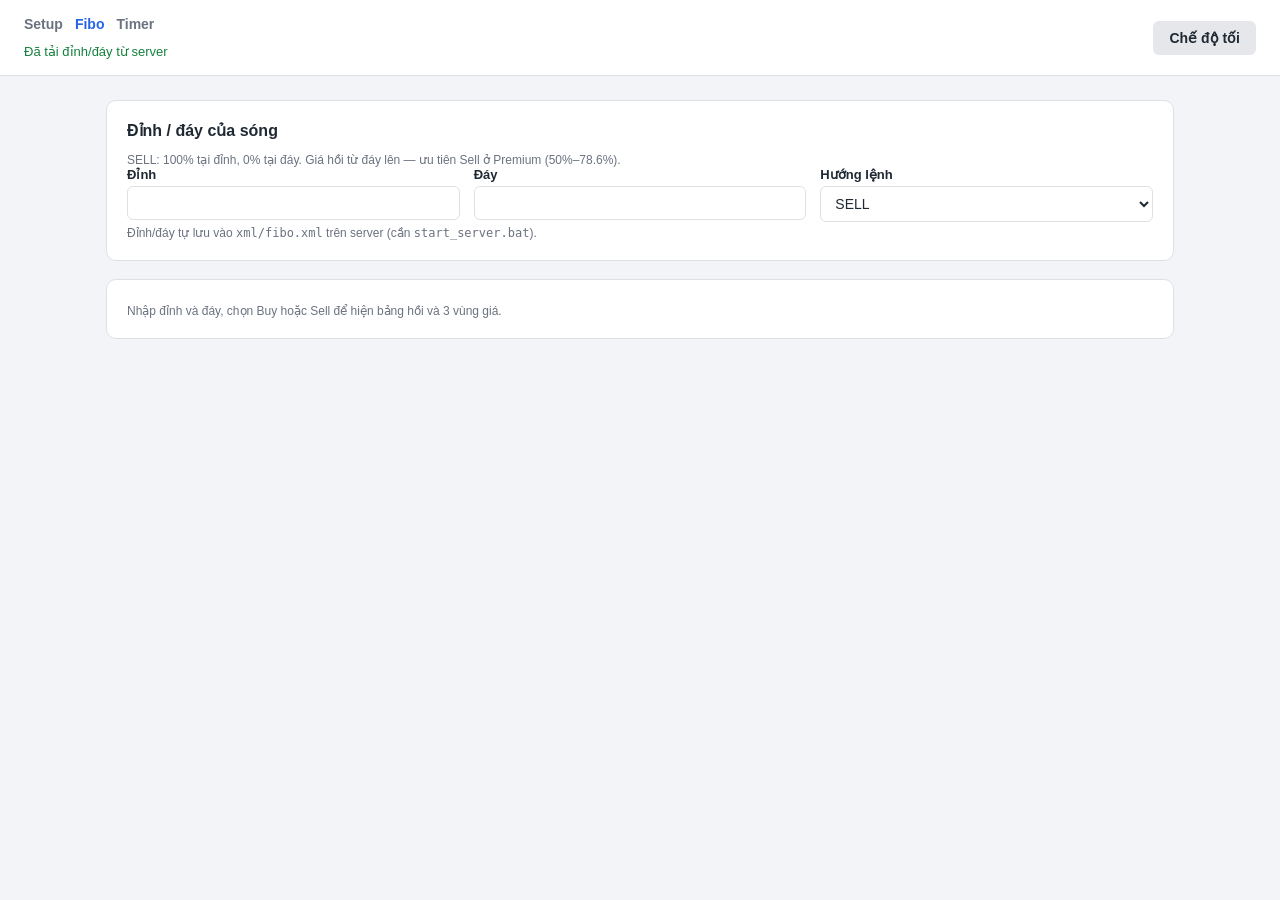
<file: setup/fibo/index.html>
<!DOCTYPE html>
<html lang="vi">
<head>
<meta charset="UTF-8" />
<meta name="viewport" content="width=device-width, initial-scale=1.0, viewport-fit=cover" />
<title>Fibo</title>
<link rel="icon" href="favicon.ico" type="image/x-icon" />
<script>
(function () {
  try {
    if (localStorage.getItem("mt5-theme") === "dark") {
      document.documentElement.setAttribute("data-theme", "dark");
    }
  } catch (err) { /* ignore */ }
})();
</script>
<script src="../ver.php"></script>
<script>
(function () {
  var v = window.SETUP_ASSET_VER || "0";
  document.write('<link rel="stylesheet" href="../style.css?v=' + v + '" />');
})();
</script>
</head>
<body>
<header>
  <div class="header-left">
    <nav class="nav">
      <a href="../">Setup</a>
      <a href="./" class="active">Fibo</a>
      <a href="../timer/">Timer</a>
    </nav>
    <p class="api-status" id="apiStatus">Đang tải đỉnh/đáy...</p>
  </div>
  <button type="button" id="themeToggle" class="btn btn-secondary theme-toggle">Chế độ tối</button>
</header>

<main>
  <section class="card">
    <h2>Đỉnh / đáy của sóng</h2>
    <p class="hint" id="sideHint"></p>
    <div class="fibo-form">
      <div class="field">
        <label for="swingHigh">Đỉnh</label>
        <input type="number" id="swingHigh" step="any" inputmode="decimal" autocomplete="off" />
      </div>
      <div class="field">
        <label for="swingLow">Đáy</label>
        <input type="number" id="swingLow" step="any" inputmode="decimal" autocomplete="off" />
      </div>
      <div class="field">
        <label for="side">Hướng lệnh</label>
        <select id="side">
          <option value="sell">SELL</option>
          <option value="buy">BUY</option>
        </select>
      </div>
    </div>
    <p class="hint">Đỉnh/đáy tự lưu vào <code>xml/fibo.xml</code> trên server (cần <code>start_server.bat</code>).</p>
    <p class="hint hint-error hidden" id="fiboError"></p>
  </section>

  <section class="card" id="emptyCard">
    <p class="hint">Nhập đỉnh và đáy, chọn Buy hoặc Sell để hiện bảng hồi và 3 vùng giá.</p>
  </section>

  <section class="card hidden" id="resultCard">
    <h2>1. Bảng mức Fibonacci hồi phục (Retracement)</h2>
    <p class="hint" id="rangeHint"></p>
    <div class="table-wrap">
      <table class="data-table fibo-table">
        <thead>
          <tr>
            <th>Mức Fibo</th>
            <th class="price">Giá trị</th>
            <th>Vai trò &amp; Đặc điểm</th>
          </tr>
        </thead>
        <tbody id="fiboBody"></tbody>
      </table>
    </div>

    <h2>2. Phân nhóm vùng giá giao dịch</h2>
    <ul class="fibo-zones" id="zoneList"></ul>
    <p class="hint" id="gapHint"></p>
  </section>
</main>

<script>window.MT5_PROXY = "../proxy.php";</script>
<script>
(function () {
  var v = window.SETUP_ASSET_VER || "0";
  document.write('<script src="../common.js?v=' + v + '"><\/script>');
  document.write('<script src="calc.js?v=' + v + '"><\/script>');
  document.write('<script src="fibo.js?v=' + v + '"><\/script>');
})();
</script>
</body>
</html>
</file>
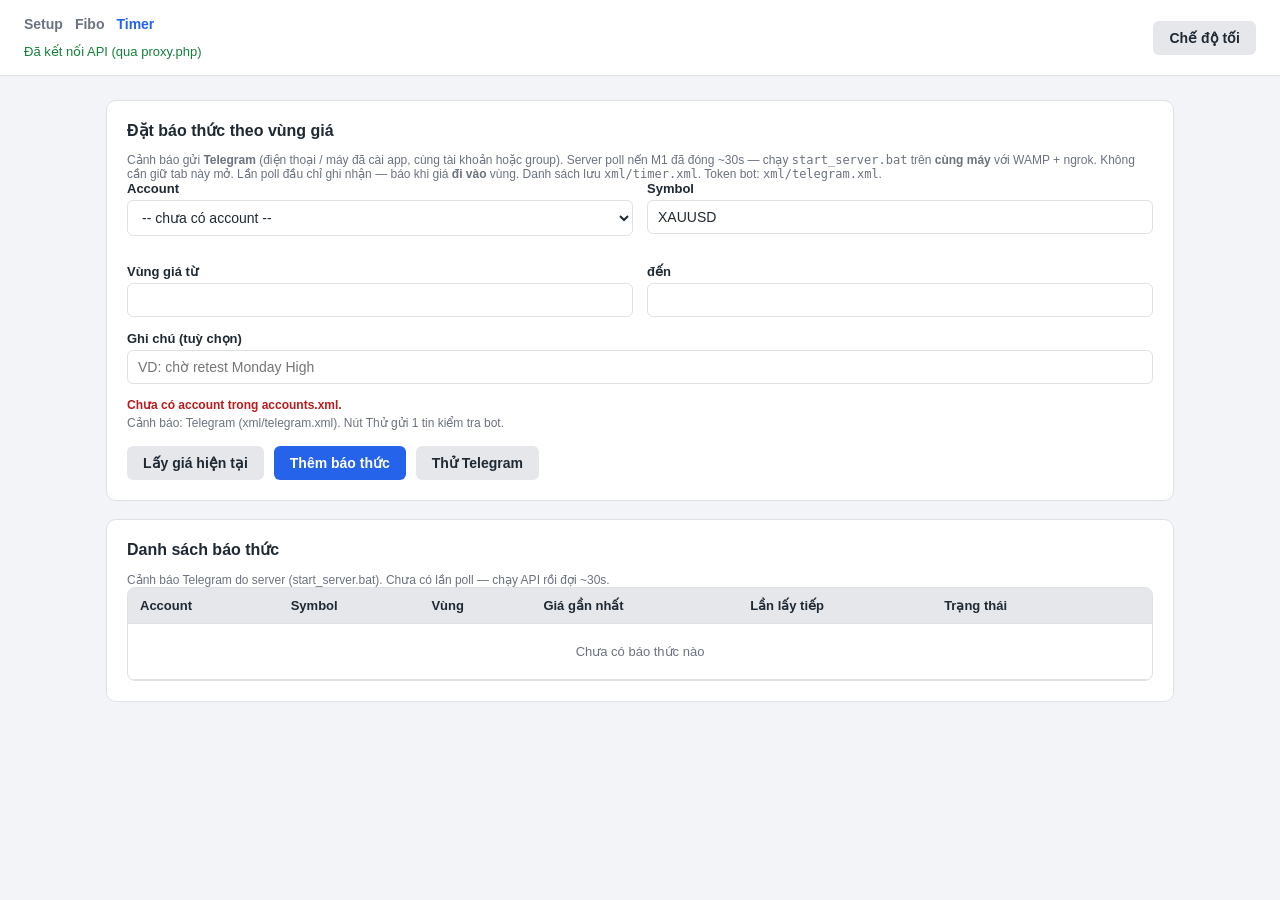
<file: setup/timer/index.html>
<!DOCTYPE html>
<html lang="vi">
<head>
<meta charset="UTF-8" />
<meta name="viewport" content="width=device-width, initial-scale=1.0, viewport-fit=cover" />
<title>Timer — báo giá</title>
<link rel="icon" href="favicon.ico" type="image/x-icon" />
<script src="../ver.php"></script>
<script>
(function () {
  var v = window.SETUP_ASSET_VER || "0";
  document.write('<link rel="stylesheet" href="../style.css?v=' + v + '" />');
})();
</script>
</head>
<body>
<header>
  <div class="header-left">
    <nav class="nav">
      <a href="../">Setup</a>
      <a href="../fibo/">Fibo</a>
      <a href="./" class="active">Timer</a>
    </nav>
    <p class="api-status" id="apiStatus">Đang kiểm tra kết nối API...</p>
  </div>
  <button type="button" id="themeToggle" class="btn btn-secondary theme-toggle">Chế độ tối</button>
</header>

<main>
  <section class="card">
    <h2>Đặt báo thức theo vùng giá</h2>
    <p class="hint">
      Cảnh báo gửi <strong>Telegram</strong> (điện thoại / máy đã cài app, cùng tài khoản hoặc group).
      Server poll nến M1 đã đóng ~30s — chạy <code>start_server.bat</code> trên <strong>cùng máy</strong> với WAMP + ngrok.
      Không cần giữ tab này mở. Lần poll đầu chỉ ghi nhận — báo khi giá <strong>đi vào</strong> vùng.
      Danh sách lưu <code>xml/timer.xml</code>. Token bot: <code>xml/telegram.xml</code>.
    </p>

    <div class="grid">
      <div class="field">
        <label for="account">Account</label>
        <select id="account"></select>
      </div>
      <div class="field">
        <label for="symbol">Symbol</label>
        <input type="text" id="symbol" value="XAUUSD" />
      </div>
      <div class="field">
        <label for="zoneLow">Vùng giá từ</label>
        <input type="number" id="zoneLow" step="any" />
      </div>
      <div class="field">
        <label for="zoneHigh">đến</label>
        <input type="number" id="zoneHigh" step="any" />
      </div>
    </div>
    <div class="field">
      <label for="note">Ghi chú (tuỳ chọn)</label>
      <input type="text" id="note" placeholder="VD: chờ retest Monday High" />
    </div>
    <p class="hint" id="quoteHint"></p>
    <p class="hint" id="notifyHint"></p>
    <div class="row">
      <button type="button" id="btnFetchQuote" class="btn btn-secondary">Lấy giá hiện tại</button>
      <button type="button" id="btnAdd" class="btn btn-primary">Thêm báo thức</button>
      <button type="button" id="btnTestNotify" class="btn btn-secondary">Thử Telegram</button>
    </div>
  </section>

  <section class="card">
    <h2>Danh sách báo thức</h2>
    <p class="hint" id="nextPollHint">Cảnh báo Telegram do server poll. Lần lấy giá: --</p>
    <div class="table-wrap">
      <table class="data-table">
        <thead>
          <tr>
            <th>Account</th>
            <th>Symbol</th>
            <th>Vùng</th>
            <th>Giá gần nhất</th>
            <th>Lần lấy tiếp</th>
            <th>Trạng thái</th>
            <th></th>
          </tr>
        </thead>
        <tbody id="alertTableBody">
          <tr class="empty-row"><td colspan="7">Chưa có báo thức nào</td></tr>
        </tbody>
      </table>
    </div>
  </section>
</main>

<script>window.MT5_PROXY = "../proxy.php";</script>
<script>
(function () {
  var v = window.SETUP_ASSET_VER || "0";
  document.write('<script src="../common.js?v=' + v + '"><\/script>');
  document.write('<script src="timer.js?v=' + v + '"><\/script>');
})();
</script>
</body>
</html>
</file>
<file: mt5/style.css>
:root {
  color-scheme: light;
  --bg: #f2f4f7;
  --card-bg: #ffffff;
  --border: #dde1e6;
  --text: #1f2933;
  --muted: #6b7280;
  --primary: #2563eb;
  --primary-hover: #1d4ed8;
  --danger: #dc2626;
  --danger-hover: #b91c1c;
  --secondary: #e5e7eb;
  --secondary-hover: #d1d5db;
  --ok: #15803d;
  --ok-hover: #166534;
  --error: #b91c1c;
  --overlay: rgba(15, 23, 42, 0.55);
}

:root[data-theme="dark"] {
  color-scheme: dark;
  --bg: #0f172a;
  --card-bg: #1e293b;
  --border: #334155;
  --text: #e2e8f0;
  --muted: #94a3b8;
  --primary: #3b82f6;
  --primary-hover: #2563eb;
  --danger: #ef4444;
  --danger-hover: #dc2626;
  --secondary: #334155;
  --secondary-hover: #475569;
  --ok: #4ade80;
  --ok-hover: #22c55e;
  --error: #f87171;
  --overlay: rgba(0, 0, 0, 0.65);
}

* {
  box-sizing: border-box;
}

body {
  margin: 0;
  font-family: "Segoe UI", Arial, sans-serif;
  background: var(--bg);
  color: var(--text);
  transition: background 0.15s ease, color 0.15s ease;
}

header {
  padding: 16px 24px;
  background: var(--card-bg);
  border-bottom: 1px solid var(--border);
  display: flex;
  align-items: center;
  justify-content: space-between;
  gap: 16px;
  transition: background 0.15s ease, border-color 0.15s ease;
}

.header-left {
  display: flex;
  flex-direction: column;
  gap: 8px;
  min-width: 0;
}

.nav {
  display: flex;
  gap: 12px;
  align-items: center;
}

.nav a {
  font-size: 14px;
  font-weight: 600;
  color: var(--muted);
  text-decoration: none;
}

.nav a:hover {
  color: var(--primary);
}

.nav a.active {
  color: var(--primary);
}

.api-status {
  margin: 0;
  font-size: 13px;
  color: var(--muted);
}

.theme-toggle {
  flex-shrink: 0;
  white-space: nowrap;
}

.api-status.ok {
  color: var(--ok);
}

.api-status.error {
  color: var(--error);
}

main {
  max-width: 860px;
  margin: 24px auto;
  padding: 0 16px 40px;
  display: flex;
  flex-direction: column;
  gap: 20px;
}

.card {
  background: var(--card-bg);
  border: 1px solid var(--border);
  border-radius: 10px;
  padding: 20px;
  transition: background 0.15s ease, border-color 0.15s ease;
}

.card h2 {
  margin-top: 0;
  font-size: 16px;
}

.subheading {
  margin: 18px 0 10px;
  font-size: 14px;
  font-weight: 600;
  color: var(--text);
}

.paths-list {
  display: flex;
  flex-direction: column;
  gap: 12px;
  margin-bottom: 8px;
}

.path-row {
  display: grid;
  grid-template-columns: 140px 1fr auto;
  gap: 14px;
  align-items: end;
}

.path-row-actions {
  min-width: 90px;
}

.field input.readonly,
.field input[readonly] {
  background: var(--secondary);
  color: var(--muted);
  cursor: not-allowed;
}

.field {
  margin-bottom: 14px;
}

.field label {
  display: block;
  font-size: 13px;
  font-weight: 600;
  margin-bottom: 4px;
  color: var(--text);
}

.field input,
.field select {
  width: 100%;
  padding: 8px 10px;
  border: 1px solid var(--border);
  border-radius: 6px;
  font-size: 14px;
  background: var(--card-bg);
  color: var(--text);
  transition: background 0.15s ease, border-color 0.15s ease, color 0.15s ease;
}

.hidden {
  display: none !important;
}

.grid {
  display: grid;
  grid-template-columns: repeat(2, minmax(0, 1fr));
  gap: 14px;
}

.field-wide {
  grid-column: 1 / -1;
}

.field-pair {
  display: grid;
  grid-template-columns: repeat(2, minmax(0, 1fr));
  gap: 14px;
}

.row {
  display: flex;
  gap: 10px;
  align-items: center;
}

.row select {
  flex: 1;
  min-width: 0;
}

.hint {
  font-size: 12px;
  color: var(--muted);
  margin: 6px 0 0;
  word-break: break-word;
}

.hint-error {
  color: var(--danger, #c0392b);
  font-weight: 600;
}

.open-position-warn {
  margin: 0 0 14px;
  padding: 8px 10px;
  border: 1px solid var(--danger);
  border-radius: 6px;
  background: color-mix(in srgb, var(--danger) 12%, transparent);
  color: var(--danger);
  font-size: 13px;
  font-weight: 600;
  line-height: 1.4;
}

.open-position-warn p {
  margin: 0;
}

.open-position-warn p + p {
  margin-top: 3px;
}

.btn {
  border: none;
  border-radius: 6px;
  padding: 9px 16px;
  font-size: 14px;
  font-weight: 600;
  cursor: pointer;
  transition: background 0.15s ease;
  -webkit-tap-highlight-color: transparent;
}

.btn:disabled {
  opacity: 0.6;
  cursor: not-allowed;
}

.btn-primary {
  background: var(--primary);
  color: #fff;
}

.btn-primary:hover:not(:disabled) {
  background: var(--primary-hover);
}

.btn-danger {
  background: var(--danger);
  color: #fff;
}

.btn-danger:hover:not(:disabled) {
  background: var(--danger-hover);
}

.btn-secondary {
  background: var(--secondary);
  color: var(--text);
}

.btn-secondary:hover:not(:disabled) {
  background: var(--secondary-hover);
}

.side-toggle {
  display: flex;
  gap: 8px;
}

.side-toggle .btn {
  flex: 1;
  border: 2px solid transparent;
}

.btn-buy {
  background: transparent;
  color: var(--ok);
  border-color: var(--ok);
}

.btn-buy:hover:not(:disabled) {
  background: color-mix(in srgb, var(--ok) 12%, transparent);
}

.btn-buy.active {
  background: var(--ok);
  color: #fff;
}

.btn-buy.active:hover:not(:disabled) {
  background: var(--ok-hover);
}

.btn-sell {
  background: transparent;
  color: var(--danger);
  border-color: var(--danger);
}

.btn-sell:hover:not(:disabled) {
  background: color-mix(in srgb, var(--danger) 12%, transparent);
}

.btn-sell.active {
  background: var(--danger);
  color: #fff;
}

.btn-sell.active:hover:not(:disabled) {
  background: var(--danger-hover);
}

.output {
  margin-top: 14px;
  background: #0f172a;
  color: #e2e8f0;
  padding: 14px;
  border-radius: 8px;
  font-family: "Consolas", "Courier New", monospace;
  font-size: 13px;
  white-space: pre-wrap;
  word-break: break-word;
  max-height: 360px;
  overflow-y: auto;
  -webkit-overflow-scrolling: touch;
}

.modal-overlay {
  position: fixed;
  inset: 0;
  background: var(--overlay);
  display: flex;
  align-items: center;
  justify-content: center;
  padding: 16px;
  padding: max(16px, env(safe-area-inset-top)) max(16px, env(safe-area-inset-right))
    max(16px, env(safe-area-inset-bottom)) max(16px, env(safe-area-inset-left));
  z-index: 1000;
}

.modal-box {
  background: var(--card-bg);
  color: var(--text);
  border-radius: 10px;
  padding: 22px;
  max-width: 420px;
  width: 100%;
  box-shadow: 0 12px 32px rgba(0, 0, 0, 0.35);
  border: 1px solid var(--border);
}

.modal-box h3 {
  margin: 0 0 10px;
  color: var(--danger);
}

.modal-box p {
  margin: 0 0 18px;
  font-size: 14px;
  line-height: 1.5;
}

.modal-actions {
  display: flex;
  justify-content: flex-end;
  gap: 10px;
}

.main-wide {
  max-width: 1200px;
}

.history-toolbar {
  flex-wrap: wrap;
  margin-bottom: 14px;
}

.history-pagination {
  flex-wrap: wrap;
  justify-content: center;
  margin-bottom: 14px;
}

.history-page-info {
  margin: 0;
  min-width: 110px;
  text-align: center;
}

.table-wrap {
  overflow-x: auto;
  -webkit-overflow-scrolling: touch;
  border: 1px solid var(--border);
  border-radius: 8px;
}

.data-table {
  width: 100%;
  border-collapse: collapse;
  font-size: 13px;
}

.data-table th,
.data-table td {
  padding: 10px 12px;
  text-align: left;
  border-bottom: 1px solid var(--border);
  vertical-align: top;
  white-space: nowrap;
}

.data-table th {
  background: var(--secondary);
  font-weight: 600;
  position: sticky;
  top: 0;
  z-index: 1;
}

.data-table tbody tr:hover {
  background: color-mix(in srgb, var(--primary) 8%, transparent);
}

.data-table .empty-row td {
  text-align: center;
  color: var(--muted);
  padding: 24px 12px;
  white-space: normal;
}

.data-table .col-time {
  font-variant-numeric: tabular-nums;
}

.data-table .col-num {
  font-variant-numeric: tabular-nums;
  text-align: right;
}

.data-table .col-detail {
  white-space: normal;
  min-width: 140px;
  max-width: 280px;
  word-break: break-word;
}

.status-pill {
  display: inline-block;
  padding: 2px 8px;
  border-radius: 999px;
  font-size: 12px;
  font-weight: 600;
}

.status-ok {
  background: color-mix(in srgb, var(--ok) 18%, transparent);
  color: var(--ok);
}

.status-fail {
  background: color-mix(in srgb, var(--error) 18%, transparent);
  color: var(--error);
}

.status-muted {
  background: var(--secondary);
  color: var(--muted);
}

/* Loading / busy */
.mt5-busy-bar {
  position: fixed;
  top: 0;
  left: 0;
  right: 0;
  height: 3px;
  z-index: 2000;
  overflow: hidden;
  background: transparent;
  pointer-events: none;
}

.mt5-busy-bar.active::after {
  content: "";
  display: block;
  height: 100%;
  width: 40%;
  background: var(--primary);
  animation: mt5-busy-slide 0.9s ease-in-out infinite;
}

@keyframes mt5-busy-slide {
  0% { transform: translateX(-120%); }
  100% { transform: translateX(320%); }
}

.mt5-busy-overlay {
  position: fixed;
  inset: 0;
  background: var(--overlay);
  display: flex;
  align-items: center;
  justify-content: center;
  z-index: 1999;
  padding: 16px;
}

.mt5-busy-card {
  background: var(--card-bg);
  border: 1px solid var(--border);
  border-radius: 10px;
  padding: 20px 28px;
  display: flex;
  align-items: center;
  gap: 14px;
  min-width: 200px;
  max-width: 100%;
}

.mt5-busy-card p {
  margin: 0;
  font-size: 14px;
  color: var(--text);
}

.mt5-spinner {
  width: 22px;
  height: 22px;
  border: 3px solid var(--secondary);
  border-top-color: var(--primary);
  border-radius: 50%;
  animation: mt5-spin 0.7s linear infinite;
  flex-shrink: 0;
}

@keyframes mt5-spin {
  to { transform: rotate(360deg); }
}

.page-loading .card {
  opacity: 0.72;
  pointer-events: none;
}

/* —— Mobile —— */
@media (max-width: 720px) {
  body {
    overflow-x: hidden;
  }

  header {
    flex-direction: column;
    align-items: stretch;
    gap: 10px;
    padding: 12px 14px;
    padding-top: max(12px, env(safe-area-inset-top));
    padding-left: max(14px, env(safe-area-inset-left));
    padding-right: max(14px, env(safe-area-inset-right));
  }

  .header-left {
    gap: 10px;
  }

  .nav {
    gap: 8px;
    overflow-x: auto;
    -webkit-overflow-scrolling: touch;
    scrollbar-width: none;
    margin: 0 -4px;
    padding: 2px 4px;
  }

  .nav::-webkit-scrollbar {
    display: none;
  }

  .nav a {
    flex-shrink: 0;
    padding: 8px 12px;
    border-radius: 8px;
    background: var(--secondary);
    font-size: 13px;
    line-height: 1.2;
  }

  .nav a.active {
    background: color-mix(in srgb, var(--primary) 20%, transparent);
    color: var(--primary);
  }

  .api-status {
    font-size: 12px;
    line-height: 1.35;
  }

  .theme-toggle {
    width: 100%;
    min-height: 44px;
  }

  main,
  .main-wide {
    max-width: none;
    margin: 12px auto;
    padding: 0 max(12px, env(safe-area-inset-left)) max(28px, env(safe-area-inset-bottom));
    padding-right: max(12px, env(safe-area-inset-right));
    gap: 14px;
  }

  .card {
    padding: 14px;
    border-radius: 8px;
  }

  .card h2 {
    font-size: 15px;
    margin-bottom: 12px;
  }

  .grid {
    grid-template-columns: 1fr;
    gap: 12px;
  }

  .grid > .field {
    margin-bottom: 0;
  }

  /* SL | TP giữ cùng 1 hàng trên điện thoại */
  .field-pair {
    grid-template-columns: minmax(0, 1fr) minmax(0, 1fr);
    gap: 10px;
  }

  .field-pair > .field {
    margin-bottom: 0;
  }

  .path-row {
    grid-template-columns: 1fr;
    gap: 10px;
  }

  .path-row-actions {
    min-width: 0;
  }

  .path-row-actions .btn {
    width: 100%;
  }

  .field input,
  .field select {
    font-size: 16px; /* tránh iOS auto-zoom */
    min-height: 44px;
    padding: 10px 12px;
  }

  .btn {
    font-size: 16px;
    min-height: 44px;
    padding: 10px 14px;
  }

  .row {
    flex-direction: column;
    align-items: stretch;
    gap: 8px;
  }

  .row .btn {
    width: 100%;
  }

  .history-toolbar {
    align-items: stretch;
  }

  .history-toolbar input {
    width: 100% !important;
    min-height: 44px;
    font-size: 16px;
  }

  .history-pagination .btn {
    flex: 1;
    min-width: 0;
  }

  .output {
    font-size: 12px;
    max-height: min(50vh, 320px);
    padding: 12px;
  }

  .modal-box {
    padding: 18px;
    border-radius: 12px;
  }

  .modal-actions {
    flex-direction: column-reverse;
    align-items: stretch;
  }

  .modal-actions .btn {
    width: 100%;
  }

  .data-table {
    font-size: 12px;
  }

  .data-table th,
  .data-table td {
    padding: 8px 10px;
  }

  .mt5-busy-card {
    min-width: 0;
    width: 100%;
    max-width: 320px;
    padding: 16px 18px;
  }
}

@media (max-width: 380px) {
  .field-pair {
    grid-template-columns: 1fr;
  }

  .nav a {
    padding: 8px 10px;
    font-size: 12px;
  }
}
</file>
<file: setup/style.css>
:root {
  color-scheme: light;
  --bg: #f2f4f7;
  --card-bg: #ffffff;
  --border: #dde1e6;
  --text: #1f2933;
  --muted: #6b7280;
  --primary: #2563eb;
  --primary-hover: #1d4ed8;
  --secondary: #e5e7eb;
  --secondary-hover: #d1d5db;
  --ok: #15803d;
  --ok-bg: #dcfce7;
  --error: #b91c1c;
  --error-bg: #fee2e2;
  --warn: #92400e;
  --warn-bg: #fef3c7;
  --overlay: rgba(15, 23, 42, 0.55);
}

:root[data-theme="dark"] {
  color-scheme: dark;
  --bg: #0f172a;
  --card-bg: #1e293b;
  --border: #334155;
  --text: #e2e8f0;
  --muted: #94a3b8;
  --primary: #3b82f6;
  --primary-hover: #2563eb;
  --secondary: #334155;
  --secondary-hover: #475569;
  --ok: #4ade80;
  --ok-bg: color-mix(in srgb, var(--ok) 18%, transparent);
  --error: #f87171;
  --error-bg: color-mix(in srgb, var(--error) 18%, transparent);
  --warn: #fbbf24;
  --warn-bg: color-mix(in srgb, var(--warn) 18%, transparent);
  --overlay: rgba(0, 0, 0, 0.65);
}

* {
  box-sizing: border-box;
}

body {
  margin: 0;
  font-family: "Segoe UI", Arial, sans-serif;
  background: var(--bg);
  color: var(--text);
  transition: background 0.15s ease, color 0.15s ease;
}

header {
  padding: 16px 24px;
  background: var(--card-bg);
  border-bottom: 1px solid var(--border);
  display: flex;
  align-items: center;
  justify-content: space-between;
  gap: 16px;
  transition: background 0.15s ease, border-color 0.15s ease;
}

.header-left {
  display: flex;
  flex-direction: column;
  gap: 8px;
  min-width: 0;
}

.nav {
  display: flex;
  gap: 12px;
  align-items: center;
}

.nav a {
  font-size: 14px;
  font-weight: 600;
  color: var(--muted);
  text-decoration: none;
}

.nav a:hover {
  color: var(--primary);
}

.nav a.active {
  color: var(--primary);
}

.theme-toggle {
  flex-shrink: 0;
  white-space: nowrap;
}

header h1 {
  margin: 0 0 4px;
  font-size: 20px;
}

.hint {
  font-size: 12px;
  color: var(--muted);
  margin: 4px 0 0;
}

.api-status {
  margin: 4px 0 0;
  font-size: 13px;
  color: var(--muted);
}

.api-status.ok {
  color: var(--ok);
}

.api-status.error {
  color: var(--error);
}

.hint-error {
  color: var(--error);
  font-weight: 600;
}

main {
  max-width: 1100px;
  margin: 24px auto;
  padding: 0 16px 40px;
  display: flex;
  flex-direction: column;
  gap: 18px;
}

.week-banner {
  background: var(--card-bg);
  border: 1px solid var(--border);
  border-radius: 10px;
  padding: 14px 18px;
  font-size: 15px;
  font-weight: 600;
}

.week-banner .pill {
  display: inline-block;
  margin-left: 8px;
  padding: 2px 10px;
  border-radius: 999px;
  font-size: 12px;
  font-weight: 700;
}

.pill-active {
  background: var(--ok-bg);
  color: var(--ok);
}

.pill-closed {
  background: var(--secondary);
  color: var(--muted);
}

.card {
  background: var(--card-bg);
  border: 1px solid var(--border);
  border-radius: 10px;
  padding: 20px;
}

.card h2 {
  margin-top: 0;
  font-size: 16px;
}

.subheading {
  margin: 18px 0 10px;
  font-size: 13px;
  font-weight: 700;
  color: var(--muted);
  text-transform: uppercase;
  letter-spacing: 0.03em;
}

.two-col {
  display: grid;
  grid-template-columns: repeat(2, minmax(0, 1fr));
  gap: 18px;
  align-items: start;
}

.notice {
  border-radius: 8px;
  padding: 12px 14px;
  font-size: 13px;
  margin-bottom: 14px;
}

.notice-warn {
  background: var(--warn-bg);
  color: var(--warn);
}

.notice-muted {
  background: var(--secondary);
  color: var(--muted);
}

.field {
  margin-bottom: 14px;
}

.field label {
  display: block;
  font-size: 13px;
  font-weight: 600;
  margin-bottom: 4px;
  color: var(--text);
}

.field input,
.field select {
  width: 100%;
  padding: 8px 10px;
  border: 1px solid var(--border);
  border-radius: 6px;
  font-size: 14px;
  background: var(--card-bg);
  color: var(--text);
}

.checkbox-field label {
  display: flex;
  align-items: flex-start;
  gap: 8px;
  font-weight: 400;
  font-size: 14px;
  cursor: pointer;
}

.checkbox-field input[type="checkbox"] {
  width: auto;
  margin-top: 2px;
  flex-shrink: 0;
}

.checkbox-row {
  display: flex;
  flex-wrap: wrap;
  gap: 10px 18px;
}

.checkbox-row label {
  display: flex;
  align-items: center;
  gap: 6px;
  font-size: 14px;
  cursor: pointer;
}

.checkbox-row input[type="checkbox"] {
  width: auto;
}

.reaction-list {
  display: flex;
  flex-direction: column;
  gap: 2px;
  margin-top: 12px;
}

.reaction-item {
  display: flex;
  align-items: flex-start;
  gap: 10px;
  font-weight: 400;
  cursor: pointer;
  padding: 8px 0 2px;
}

.reaction-item input[type="checkbox"] {
  width: auto;
  margin-top: 3px;
  flex-shrink: 0;
}

.reaction-text {
  display: flex;
  flex-direction: column;
  gap: 2px;
}

.reaction-text strong {
  font-size: 14px;
}

.reaction-text small {
  font-size: 12px;
  color: var(--muted);
  line-height: 1.4;
}

.grid {
  display: grid;
  grid-template-columns: repeat(2, minmax(0, 1fr));
  gap: 14px;
}

.field-pair {
  display: grid;
  grid-template-columns: repeat(2, minmax(0, 1fr));
  gap: 14px;
}

.row {
  display: flex;
  gap: 10px;
  align-items: center;
  margin-top: 16px;
}

.entry-row {
  margin-top: 0;
}

.entry-row input {
  flex: 1;
  min-width: 0;
}

.entry-row .btn {
  flex-shrink: 0;
}

.hidden {
  display: none !important;
}

.btn {
  border: none;
  border-radius: 6px;
  padding: 9px 16px;
  font-size: 14px;
  font-weight: 600;
  cursor: pointer;
  transition: background 0.15s ease;
}

.btn:disabled {
  opacity: 0.6;
  cursor: not-allowed;
}

.btn-primary {
  background: var(--primary);
  color: #fff;
}

.btn-primary:hover:not(:disabled) {
  background: var(--primary-hover);
}

.btn-secondary {
  background: var(--secondary);
  color: var(--text);
}

.btn-secondary:hover:not(:disabled) {
  background: var(--secondary-hover);
}

.btn-danger-outline {
  background: transparent;
  color: var(--error);
  border: 1px solid var(--error);
  border-radius: 6px;
  padding: 4px 10px;
  font-size: 12px;
  font-weight: 600;
  cursor: pointer;
}

.result-box {
  margin-top: 16px;
  border-radius: 8px;
  padding: 14px;
}

.result-box.pass {
  background: var(--ok-bg);
}

.result-box.fail {
  background: var(--error-bg);
}

.result-title {
  margin: 0 0 6px;
  font-weight: 700;
}

.result-box.pass .result-title {
  color: var(--ok);
}

.result-box.fail .result-title {
  color: var(--error);
}

.result-fails {
  margin: 0;
  padding-left: 18px;
  font-size: 13px;
  color: var(--text);
}

.table-wrap {
  overflow-x: auto;
  border: 1px solid var(--border);
  border-radius: 8px;
}

.data-table {
  width: 100%;
  border-collapse: collapse;
  font-size: 13px;
}

.data-table th,
.data-table td {
  padding: 10px 12px;
  text-align: left;
  border-bottom: 1px solid var(--border);
  white-space: nowrap;
}

.data-table th {
  background: var(--secondary);
  font-weight: 600;
}

.data-table .empty-row td {
  text-align: center;
  color: var(--muted);
  padding: 20px 12px;
  white-space: normal;
}

.status-pill {
  display: inline-block;
  padding: 2px 8px;
  border-radius: 999px;
  font-size: 12px;
  font-weight: 700;
}

.status-pass {
  background: var(--ok-bg);
  color: var(--ok);
}

.status-fail {
  background: var(--error-bg);
  color: var(--error);
}

.row-actions {
  display: flex;
  gap: 8px;
}

@media (max-width: 860px) {
  .two-col {
    grid-template-columns: 1fr;
  }
}

@media (max-width: 640px) {
  header {
    flex-direction: column;
    align-items: stretch;
    gap: 10px;
    padding: 12px 14px;
  }

  .theme-toggle {
    width: 100%;
  }

  .nav {
    gap: 8px;
    overflow-x: auto;
  }

  .nav a {
    flex-shrink: 0;
    padding: 8px 12px;
    border-radius: 8px;
    background: var(--secondary);
  }

  .nav a.active {
    background: color-mix(in srgb, var(--primary) 20%, transparent);
    color: var(--primary);
  }

  main {
    margin: 12px auto;
    padding: 0 12px 32px;
  }

  .card {
    padding: 14px;
  }

  .grid,
  .field-pair {
    grid-template-columns: 1fr;
  }

  .field input,
  .field select {
    font-size: 16px;
    min-height: 44px;
  }

  .btn {
    width: 100%;
    min-height: 44px;
    font-size: 15px;
  }

  .row {
    flex-direction: column;
  }
}

/* Loading / busy (common.js) */
.mt5-busy-bar {
  position: fixed;
  top: 0;
  left: 0;
  right: 0;
  height: 3px;
  z-index: 2000;
  overflow: hidden;
  background: transparent;
  pointer-events: none;
}

.mt5-busy-bar.active::after {
  content: "";
  display: block;
  height: 100%;
  width: 40%;
  background: var(--primary);
  animation: mt5-busy-slide 0.9s ease-in-out infinite;
}

@keyframes mt5-busy-slide {
  0% { transform: translateX(-120%); }
  100% { transform: translateX(320%); }
}

.mt5-busy-overlay {
  position: fixed;
  inset: 0;
  background: var(--overlay);
  display: flex;
  align-items: center;
  justify-content: center;
  z-index: 1999;
  padding: 16px;
}

.mt5-busy-card {
  background: var(--card-bg);
  border: 1px solid var(--border);
  border-radius: 10px;
  padding: 20px 28px;
  display: flex;
  align-items: center;
  gap: 14px;
  min-width: 200px;
  max-width: 100%;
}

.mt5-busy-card p {
  margin: 0;
  font-size: 14px;
  color: var(--text);
}

.mt5-spinner {
  width: 22px;
  height: 22px;
  border: 3px solid var(--secondary);
  border-top-color: var(--primary);
  border-radius: 50%;
  animation: mt5-spin 0.7s linear infinite;
  flex-shrink: 0;
}

@keyframes mt5-spin {
  to { transform: rotate(360deg); }
}

.setup-toast-stack {
  position: fixed;
  right: 16px;
  bottom: 16px;
  z-index: 3000;
  display: flex;
  flex-direction: column;
  gap: 8px;
  max-width: min(380px, calc(100vw - 32px));
  pointer-events: none;
}

.setup-toast {
  pointer-events: auto;
  background: var(--card-bg);
  color: var(--text);
  border: 1px solid var(--border);
  border-left: 4px solid var(--warn);
  border-radius: 8px;
  padding: 12px 36px 12px 14px;
  box-shadow: 0 8px 24px rgba(0, 0, 0, 0.2);
  position: relative;
}

.setup-toast strong {
  display: block;
  font-size: 14px;
  margin-bottom: 4px;
}

.setup-toast p {
  margin: 0;
  font-size: 13px;
  color: var(--muted);
  line-height: 1.4;
}

.setup-toast-close {
  position: absolute;
  top: 6px;
  right: 8px;
  border: none;
  background: transparent;
  color: var(--muted);
  font-size: 20px;
  line-height: 1;
  cursor: pointer;
}

.timer-status {
  font-size: 13px;
}

.timer-status.waiting { color: var(--muted); }
.timer-status.armed { color: var(--ok); }
.timer-status.fired { color: var(--warn); }

.fibo-form {
  display: grid;
  grid-template-columns: repeat(3, minmax(0, 1fr));
  gap: 14px;
}

.fibo-form .field {
  margin-bottom: 0;
}

.fibo-table td.role {
  white-space: normal;
  min-width: 220px;
  line-height: 1.45;
}

.fibo-table td.price,
.fibo-table th.price {
  text-align: right;
  font-variant-numeric: tabular-nums;
}

.fibo-table tr.is-key .role {
  font-weight: 700;
}

.fibo-table tr.is-best td.level {
  box-shadow: inset 3px 0 0 var(--ok);
}

.fibo-table tr.is-scalp td.level {
  box-shadow: inset 3px 0 0 var(--warn);
}

.fibo-zones {
  margin: 0;
  padding-left: 18px;
}

.fibo-zones > li {
  margin: 0 0 14px;
  line-height: 1.45;
}

.fibo-zones ul {
  margin: 4px 0 0;
  padding-left: 18px;
  color: var(--muted);
}

@media (max-width: 720px) {
  .fibo-form {
    grid-template-columns: 1fr;
  }
}
</file>
